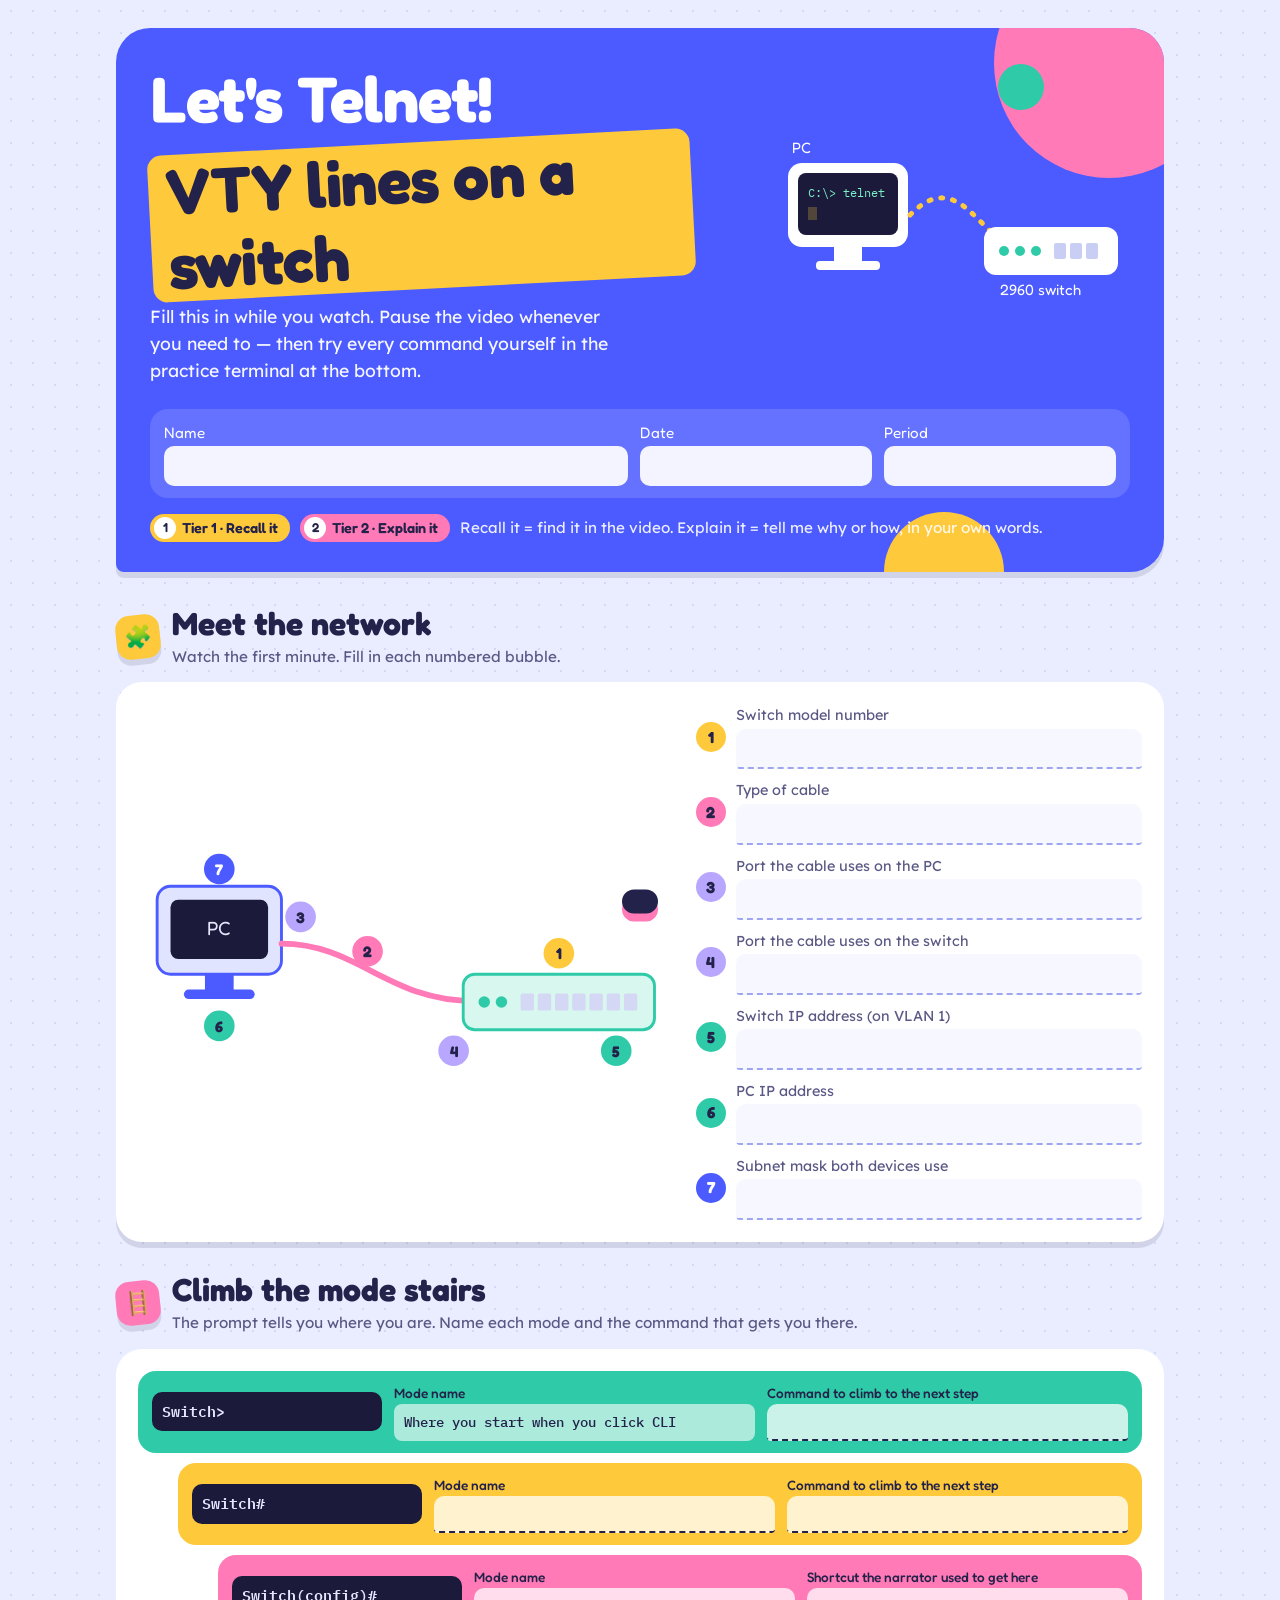
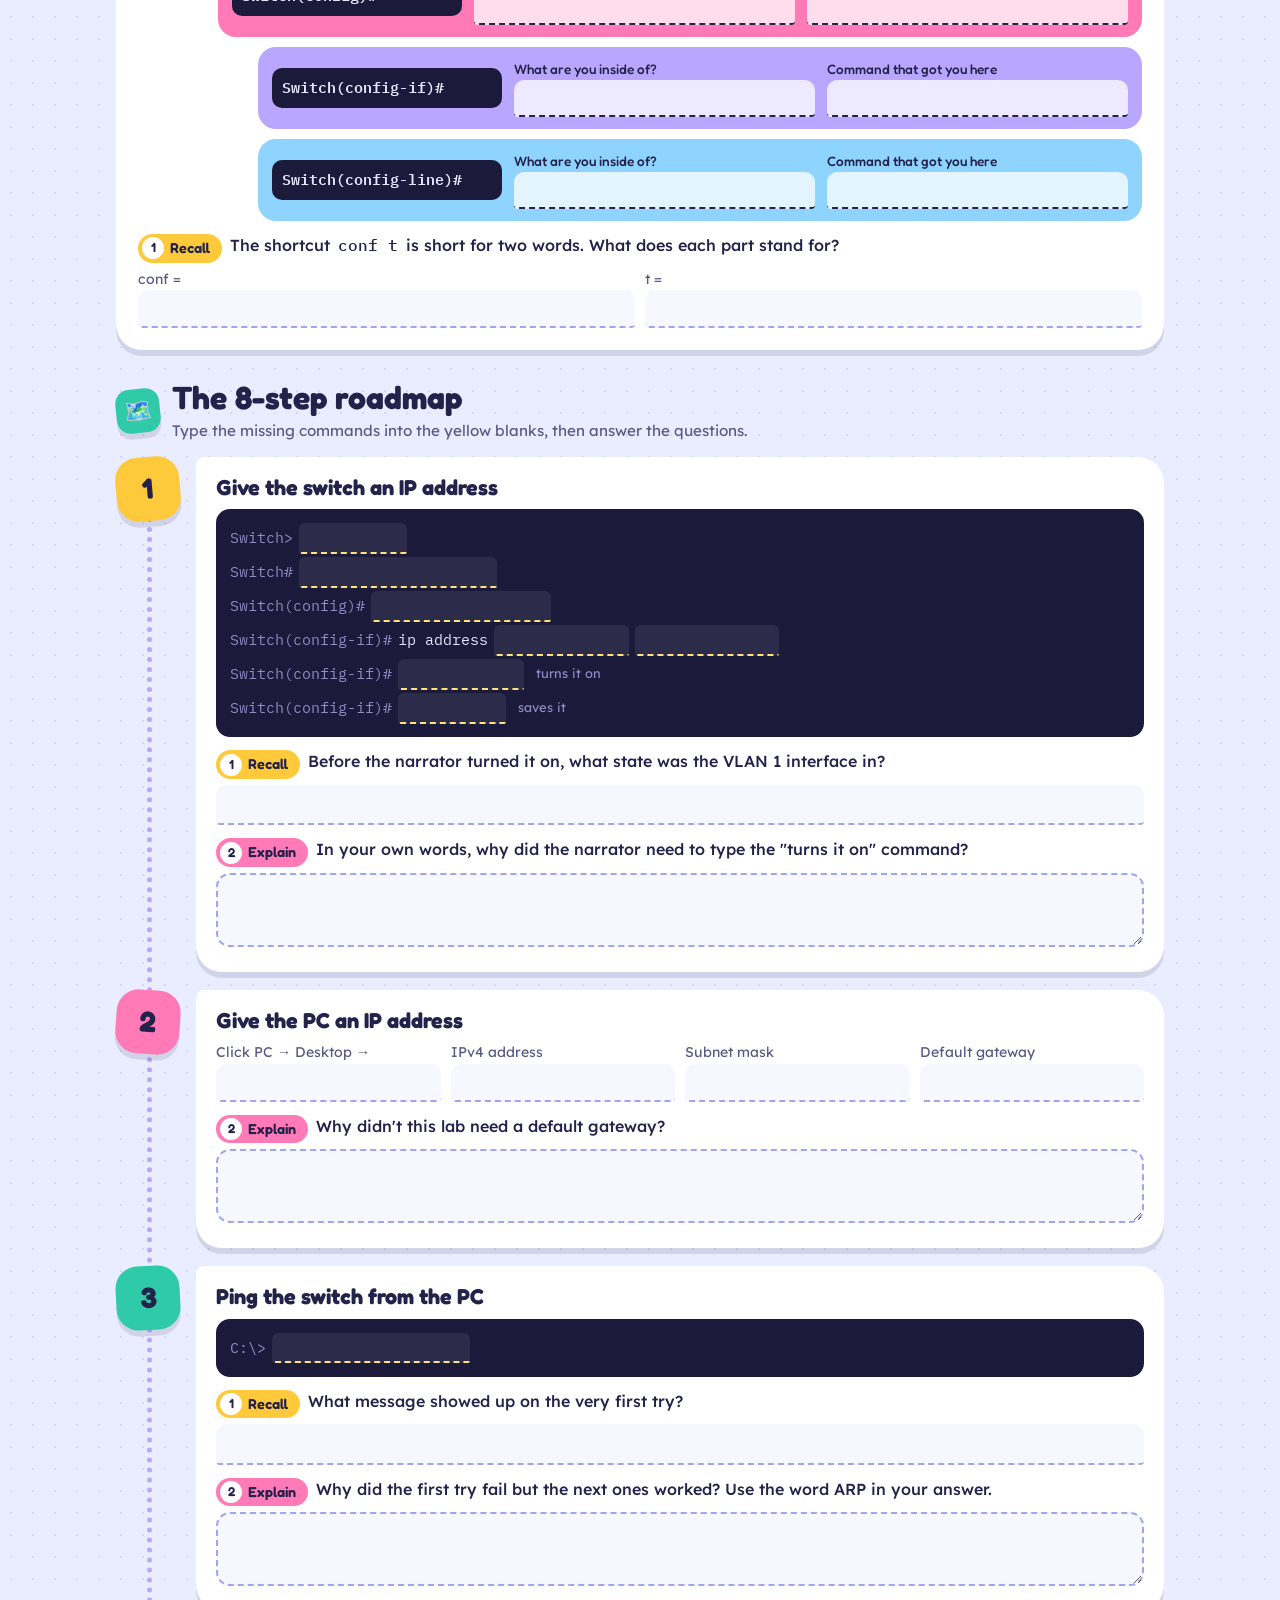
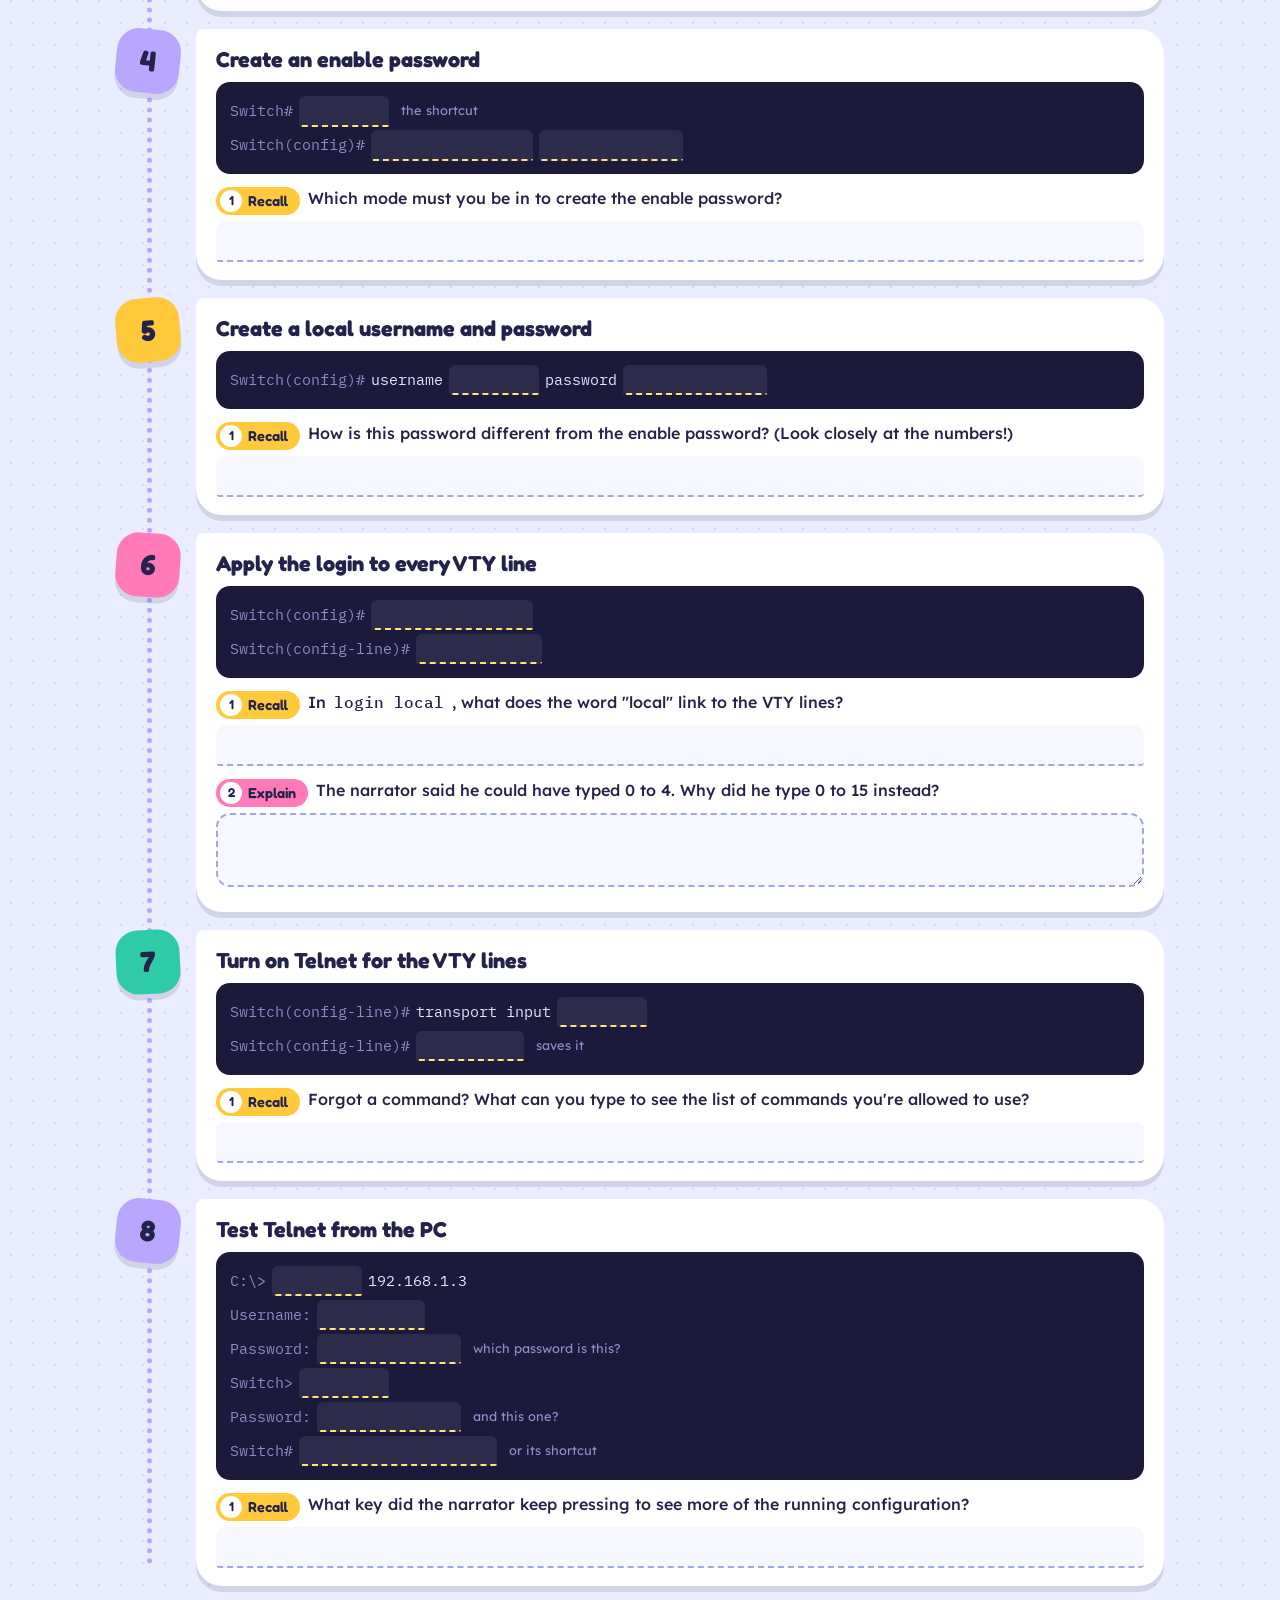
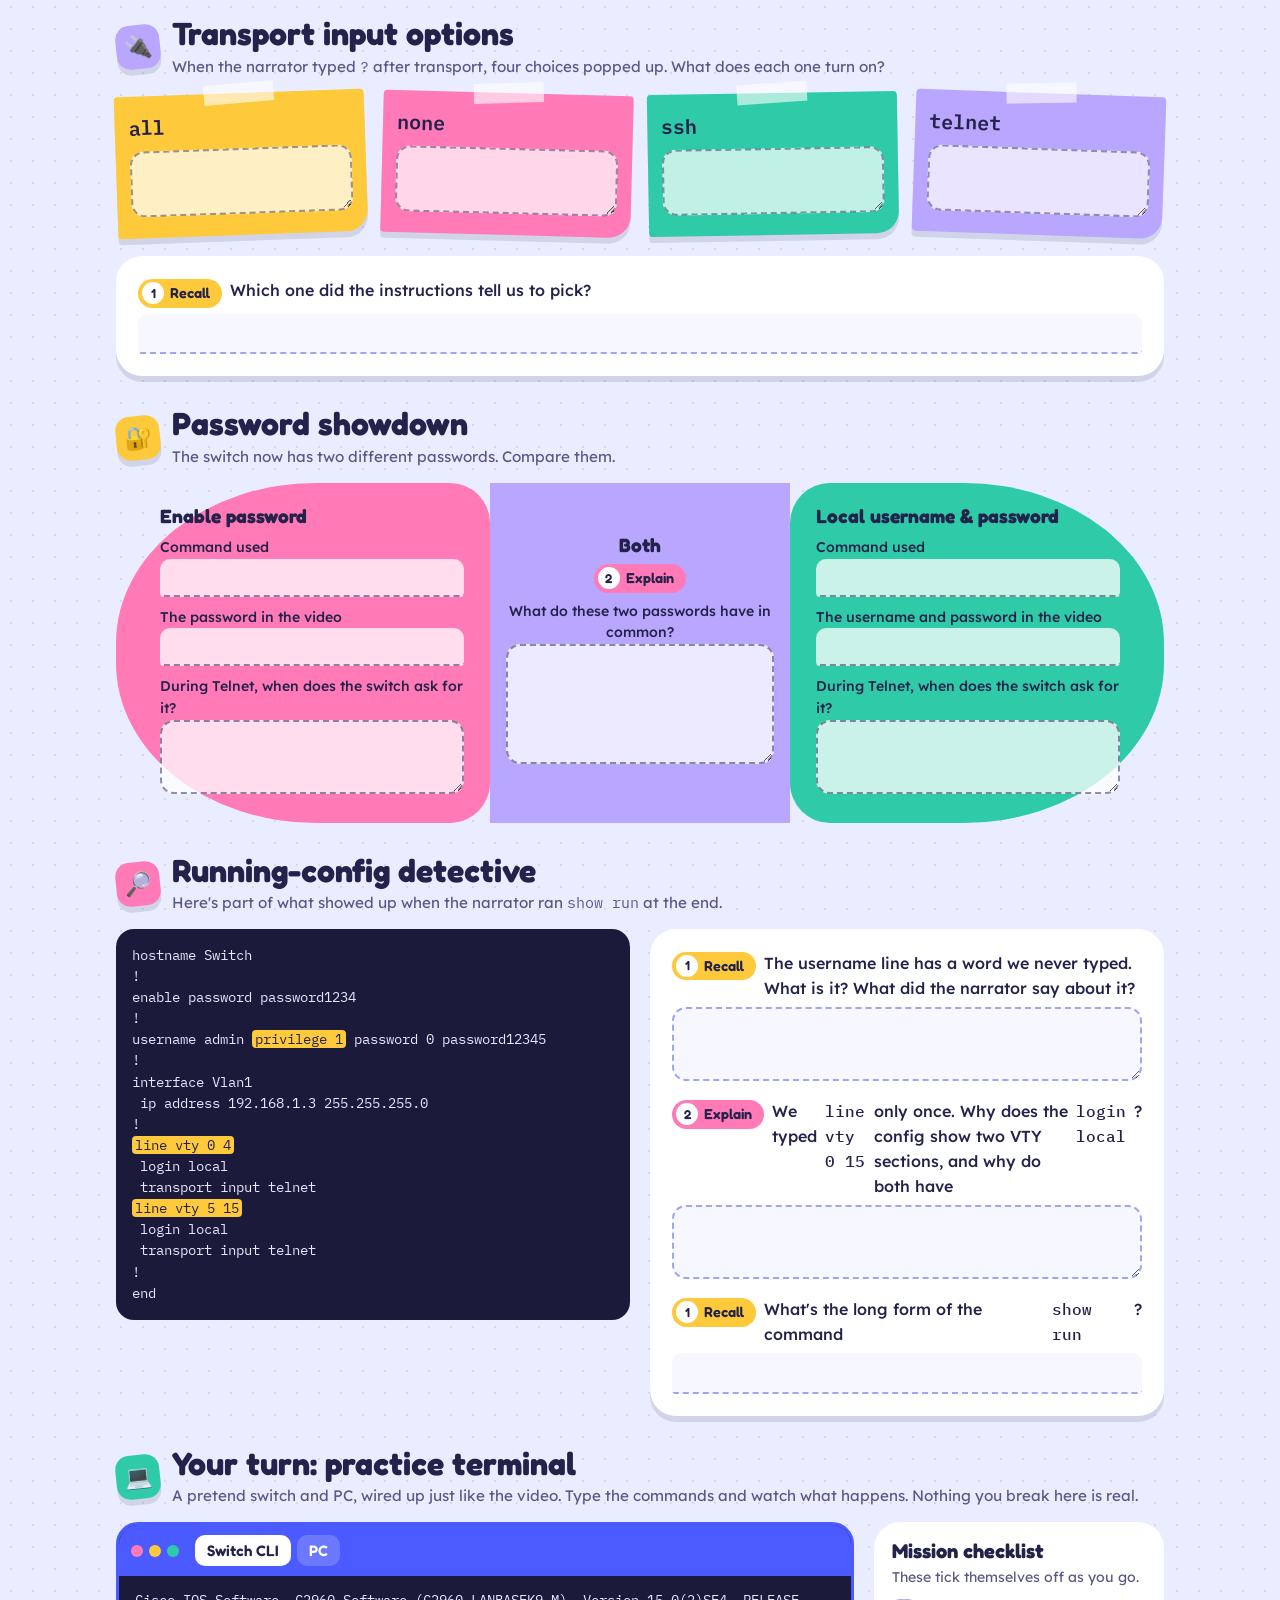
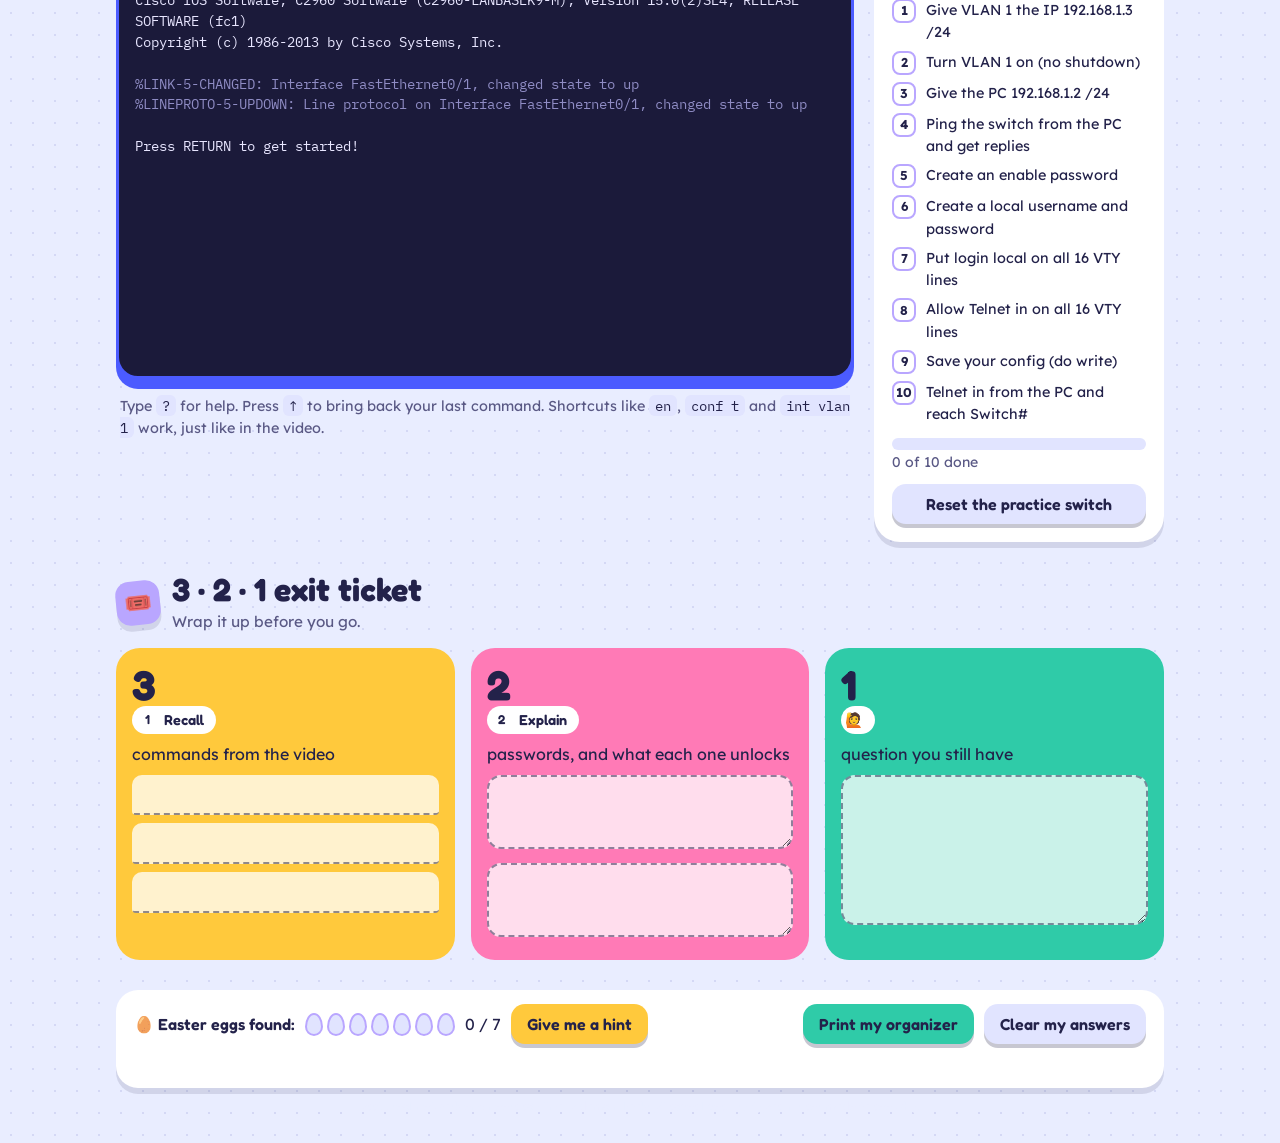
<file: index.html>
<!DOCTYPE html>
<html lang="en">
<head>
<meta charset="utf-8">
<meta name="viewport" content="width=device-width, initial-scale=1, viewport-fit=cover">
<title>Let's Telnet! VTY Lines Video Organizer</title>
<link rel="preconnect" href="https://fonts.googleapis.com">
<link rel="preconnect" href="https://fonts.gstatic.com" crossorigin>
<link href="https://fonts.googleapis.com/css2?family=Fredoka:wght@400;500;600;700&family=Lexend:wght@300;400;500;600&family=IBM+Plex+Mono:wght@400;600&display=swap" rel="stylesheet">
<style>
:root{
  --bg:#E9EDFF; --paper:#FFFFFF; --ink:#23224A; --ink-soft:#5A5985; --line:#D4D8F5;
  --pink:#FF7AB6; --sun:#FFC93C; --mint:#2FCBA8; --cobalt:#4B5BFF; --lilac:#B9A6FF;
  --pink-tint:#FFE3F0; --sun-tint:#FFF3CF; --mint-tint:#D8F7EF; --cobalt-tint:#E1E4FF; --lilac-tint:#EEE8FF;
  --field:#F6F7FF; --field-line:#9EA6F0;
  --term-bg:#1B1A3A; --term-fg:#E8E6FF; --term-dim:#8F8CC4; --term-ok:#7CF2C9; --term-warn:#FFD36E;
  --shadow:0 6px 0 rgba(35,34,74,.12);
  box-sizing:border-box;
  padding-top:env(safe-area-inset-top,0px); padding-bottom:env(safe-area-inset-bottom,0px);
}
@media (prefers-color-scheme:dark){
  :root:not([data-theme="light"]){
    --bg:#14132B; --paper:#1F1E3D; --ink:#F1F0FF; --ink-soft:#B3B1DA; --line:#34335C;
    --pink-tint:#43233A; --sun-tint:#3F3720; --mint-tint:#1B3A35; --cobalt-tint:#262A5C; --lilac-tint:#2E2858;
    --field:#2A2950; --field-line:#6C73D6; --term-bg:#0F0E24; --shadow:0 6px 0 rgba(0,0,0,.35);
  }
}
:root[data-theme="dark"]{
  --bg:#14132B; --paper:#1F1E3D; --ink:#F1F0FF; --ink-soft:#B3B1DA; --line:#34335C;
  --pink-tint:#43233A; --sun-tint:#3F3720; --mint-tint:#1B3A35; --cobalt-tint:#262A5C; --lilac-tint:#2E2858;
  --field:#2A2950; --field-line:#6C73D6; --term-bg:#0F0E24; --shadow:0 6px 0 rgba(0,0,0,.35);
}
html{scroll-padding-top:env(safe-area-inset-top,0px)}
*,*::before,*::after{box-sizing:inherit}
body{margin:0;background:var(--bg);color:var(--ink);font-family:Lexend,"Segoe UI",Roboto,Helvetica,Arial,sans-serif;font-size:16px;line-height:1.55;
  background-image:radial-gradient(var(--line) 1.4px,transparent 1.4px);background-size:22px 22px}
h1,h2,h3{font-family:Fredoka,"Arial Rounded MT Bold","Trebuchet MS",sans-serif;line-height:1.15;margin:0}
code,.mono{font-family:"IBM Plex Mono",Menlo,Consolas,monospace}
.sheet{max-width:1080px;margin:28px auto;padding:0 16px}
section{margin:0 0 30px}
:focus-visible{outline:3px solid var(--cobalt);outline-offset:2px;border-radius:6px}

/* ---------- hero ---------- */
.hero{position:relative;background:var(--cobalt);color:#fff;border-radius:34px 34px 34px 8px;padding:34px 34px 30px;overflow:hidden;box-shadow:var(--shadow)}
.hero .blob{position:absolute;border-radius:50%}
.hero .b1{width:230px;height:230px;background:var(--pink);right:-60px;top:-80px}
.hero .b2{width:120px;height:120px;background:var(--sun);right:160px;bottom:-60px}
.hero .b3{width:46px;height:46px;background:var(--mint);right:120px;top:36px}
.hero-grid{position:relative;display:grid;grid-template-columns:1.3fr 1fr;gap:20px;align-items:center}
.hero h1{font-size:clamp(2.3rem,6vw,4rem);font-weight:700;letter-spacing:-.5px}
.hero h1 .wiggle{display:inline-block;transform:rotate(-3deg);background:var(--sun);color:var(--ink);padding:0 .25em;border-radius:14px;margin-top:6px}
.hero p.sub{font-size:1.1rem;margin:14px 0 0;max-width:44ch;opacity:.95}
.hero svg{width:100%;height:auto;max-width:360px;justify-self:end}
.idcard{position:relative;margin-top:24px;display:grid;grid-template-columns:2fr 1fr 1fr;gap:12px;background:rgba(255,255,255,.14);border-radius:18px;padding:12px 14px}
.idcard label{font-family:Fredoka,sans-serif;font-size:.95rem;display:flex;flex-direction:column;gap:2px}
.idcard input{background:rgba(255,255,255,.92);border:0;border-radius:10px;padding:8px 10px;font:inherit;font-family:Lexend,sans-serif;color:#23224A}
.legend{position:relative;display:flex;flex-wrap:wrap;gap:10px;margin-top:16px;align-items:center;font-size:.95rem}
.tier{display:inline-flex;align-items:center;gap:6px;border-radius:999px;padding:3px 12px 3px 4px;font-family:Fredoka,sans-serif;font-weight:600;font-size:.9rem;color:#23224A;white-space:nowrap}
.tier i{font-style:normal;background:#fff;border-radius:999px;width:22px;height:22px;display:grid;place-items:center;font-size:.8rem}
.t1{background:var(--sun)} .t2{background:var(--pink)}

/* ---------- section titles ---------- */
.stitle{display:flex;align-items:center;gap:12px;margin:0 0 14px}
.stitle .dot{width:44px;height:44px;border-radius:14px;display:grid;place-items:center;font-size:1.4rem;transform:rotate(-6deg);box-shadow:var(--shadow);flex:none}
.stitle h2{font-size:clamp(1.5rem,3.4vw,2rem)}
.stitle p{margin:2px 0 0;color:var(--ink-soft);font-size:.95rem}
.panel{background:var(--paper);border-radius:26px;padding:22px;box-shadow:var(--shadow)}

/* ---------- inputs ---------- */
input.fill,textarea.fill{font:inherit;color:var(--ink);background:var(--field);border:0;border-bottom:2.5px dashed var(--field-line);border-radius:10px 10px 4px 4px;padding:7px 10px;width:100%}
textarea.fill{min-height:74px;resize:vertical;border:2.5px dashed var(--field-line);border-radius:14px;line-height:1.5}
input.fill:focus,textarea.fill:focus{border-color:var(--cobalt);border-style:solid;outline:none;background:var(--cobalt-tint)}
.q{margin:12px 0 0}
.q .qtext{display:flex;gap:8px;align-items:flex-start;margin-bottom:6px;font-weight:500}
.q .qtext .tier{margin-top:1px}

/* ---------- setup diagram ---------- */
.setup{display:grid;grid-template-columns:1.2fr 1fr;gap:22px;align-items:center}
.setup svg{width:100%;height:auto}
#swDoodle{cursor:pointer}
#swDoodle .led{transition:fill .2s}
.numlist{display:grid;gap:10px}
.numlist label{display:grid;grid-template-columns:30px 1fr;gap:10px;align-items:center}
.numlist label .n{width:30px;height:30px;border-radius:50%;display:grid;place-items:center;font-family:Fredoka,sans-serif;font-weight:700;color:#23224A}
.numlist label span.t{display:block;font-size:.9rem;color:var(--ink-soft);margin-bottom:2px}

/* ---------- mode stairs ---------- */
.stairs{display:grid;gap:10px}
.stair{display:grid;grid-template-columns:minmax(170px,230px) 1fr 1fr;gap:12px;align-items:end;border-radius:18px;padding:12px 14px;color:#23224A}
.stair:nth-child(1){background:var(--mint);margin-right:0}
.stair:nth-child(2){background:var(--sun);margin-left:4%}
.stair:nth-child(3){background:var(--pink);margin-left:8%}
.stair:nth-child(4){background:var(--lilac);margin-left:12%}
.stair:nth-child(5){background:#8FD3FF;margin-left:12%}
.stair .prompt{font-family:"IBM Plex Mono",monospace;font-weight:600;background:#1B1A3A;color:#E8E6FF;border-radius:10px;padding:8px 10px;align-self:center;font-size:.95rem;white-space:nowrap;overflow-x:auto}
.stair label{font-size:.85rem;font-family:Fredoka,sans-serif;font-weight:500}
.stair input.fill{background:rgba(255,255,255,.75);color:#23224A;border-bottom-color:#23224A}
.stair input.fill:focus{background:#fff}
.given{font-family:"IBM Plex Mono",monospace;font-size:.9rem;background:rgba(255,255,255,.6);border-radius:8px;padding:7px 10px;display:block}

/* ---------- roadmap ---------- */
.road{position:relative;display:grid;gap:18px;padding-left:0}
.road::before{content:"";position:absolute;left:31px;top:20px;bottom:20px;border-left:5px dotted var(--lilac)}
.stop{position:relative;display:grid;grid-template-columns:64px 1fr;gap:16px}
.stop .num{width:64px;height:64px;border-radius:22px;display:grid;place-items:center;font-family:Fredoka,sans-serif;font-weight:700;font-size:1.8rem;color:#23224A;box-shadow:var(--shadow);position:relative;z-index:1}
.stop:nth-child(4n+1) .num{background:var(--sun);transform:rotate(-5deg)}
.stop:nth-child(4n+2) .num{background:var(--pink);transform:rotate(4deg)}
.stop:nth-child(4n+3) .num{background:var(--mint);transform:rotate(-3deg)}
.stop:nth-child(4n+4) .num{background:var(--lilac);transform:rotate(6deg)}
.stop .card{background:var(--paper);border-radius:8px 26px 26px 26px;padding:18px 20px;box-shadow:var(--shadow)}
.stop h3{font-size:1.35rem;margin-bottom:10px}
.cmd{background:var(--term-bg);color:var(--term-fg);border-radius:14px;padding:12px 14px;font-family:"IBM Plex Mono",monospace;font-size:.92rem;overflow-x:auto}
.cmd .row{display:flex;align-items:center;gap:6px;min-height:34px;white-space:nowrap}
.cmd .p{color:var(--term-dim)}
.cmd input.blank{font:inherit;color:#FFE27A;background:rgba(255,255,255,.08);border:0;border-bottom:2px dashed #FFE27A;border-radius:6px 6px 2px 2px;padding:3px 6px;width:var(--w,16ch);min-width:6ch}
.cmd input.blank:focus{outline:none;background:rgba(255,226,122,.16);border-bottom-style:solid}
.cmd .note{color:var(--term-dim);font-family:Lexend,sans-serif;font-size:.8rem;margin-left:6px}
.inline-fields{display:grid;grid-template-columns:repeat(auto-fit,minmax(160px,1fr));gap:10px;margin-top:4px}
.inline-fields label{font-size:.88rem;color:var(--ink-soft)}

/* ---------- transport notes ---------- */
.notes{display:grid;grid-template-columns:repeat(4,1fr);gap:16px}
.sticky{border-radius:4px 4px 22px 4px;padding:16px 14px 14px;color:#23224A;box-shadow:var(--shadow);position:relative}
.sticky:nth-child(1){background:var(--sun);transform:rotate(-2deg)}
.sticky:nth-child(2){background:var(--pink);transform:rotate(1.5deg)}
.sticky:nth-child(3){background:var(--mint);transform:rotate(-1deg)}
.sticky:nth-child(4){background:var(--lilac);transform:rotate(2deg)}
.sticky::before{content:"";position:absolute;top:-10px;left:50%;width:70px;height:20px;margin-left:-35px;background:rgba(255,255,255,.6);transform:rotate(-3deg)}
.sticky .kw{font-family:"IBM Plex Mono",monospace;font-weight:600;font-size:1.25rem}
.sticky textarea.fill{background:rgba(255,255,255,.7);color:#23224A;border-color:rgba(35,34,74,.45);min-height:64px;margin-top:8px}

/* ---------- venn ---------- */
.venn{display:grid;grid-template-columns:1fr .8fr 1fr;gap:0;align-items:stretch}
.venn .side{padding:22px 26px;color:#23224A;display:grid;gap:10px;align-content:start}
.venn .left{background:var(--pink);border-radius:200px 40px 40px 200px / 160px 40px 40px 160px;padding-left:44px}
.venn .right{background:var(--mint);border-radius:40px 200px 200px 40px / 40px 160px 160px 40px;padding-right:44px}
.venn .mid{background:var(--lilac);padding:22px 16px;color:#23224A;display:grid;gap:8px;align-content:center;text-align:center}
.venn h3{font-size:1.2rem}
.venn label{font-size:.88rem;font-weight:500}
.venn input.fill,.venn textarea.fill{background:rgba(255,255,255,.75);color:#23224A;border-color:rgba(35,34,74,.5)}

/* ---------- detective ---------- */
.detective{display:grid;grid-template-columns:1fr 1fr;gap:20px;align-items:start}
.showrun{background:var(--term-bg);color:var(--term-fg);font-family:"IBM Plex Mono",monospace;font-size:.88rem;border-radius:18px;padding:16px;white-space:pre;overflow-x:auto;line-height:1.5}
.showrun mark{background:var(--sun);color:#23224A;border-radius:4px;padding:0 3px}

/* ---------- terminal lab ---------- */
.lab{display:grid;grid-template-columns:1fr 290px;gap:20px;align-items:start}
.window{background:var(--term-bg);border-radius:22px;overflow:hidden;box-shadow:0 10px 0 var(--cobalt);border:3px solid var(--cobalt)}
.titlebar{display:flex;align-items:center;gap:8px;padding:10px 12px;background:var(--cobalt)}
.titlebar .lights{display:flex;gap:6px}
.titlebar .lights span{width:12px;height:12px;border-radius:50%;background:var(--pink)}
.titlebar .lights span:nth-child(2){background:var(--sun)} .titlebar .lights span:nth-child(3){background:var(--mint)}
.tabs{display:flex;gap:6px;margin-left:8px;flex-wrap:wrap}
.tabs button{font-family:Fredoka,sans-serif;font-weight:600;font-size:.95rem;border:0;border-radius:10px;padding:6px 12px;cursor:pointer;background:rgba(255,255,255,.18);color:#fff}
.tabs button[aria-selected="true"]{background:#fff;color:#23224A}
.pane{display:none}
.pane.on{display:block}
.ipcfg{display:flex;flex-wrap:wrap;gap:10px;align-items:end;padding:12px 14px;background:#26244F;color:#E8E6FF;border-bottom:1px solid #3A3870;font-size:.85rem}
.ipcfg label{display:flex;flex-direction:column;gap:3px;font-family:Fredoka,sans-serif}
.ipcfg input{font-family:"IBM Plex Mono",monospace;font-size:.9rem;background:#1B1A3A;border:2px solid #4A48A0;color:#E8E6FF;border-radius:8px;padding:5px 8px;width:150px}
.ipcfg input:focus{outline:none;border-color:var(--sun)}
.ipcfg .status{font-family:Lexend,sans-serif;font-size:.8rem;color:var(--term-dim);flex-basis:100%}
.term{height:400px;overflow-y:auto;padding:14px 16px;font-family:"IBM Plex Mono",Menlo,Consolas,monospace;font-size:.9rem;color:var(--term-fg);line-height:1.45;cursor:text}
.term .tl{white-space:pre-wrap;word-break:break-word;min-height:1.45em}
.term .tl.dim{color:var(--term-dim)} .term .tl.ok{color:var(--term-ok)} .term .tl.warn{color:var(--term-warn)}
.term .more{display:inline-block;background:var(--term-fg);color:var(--term-bg);padding:0 6px;cursor:pointer}
.term .inrow{display:flex;align-items:baseline}
.term .inrow .pr{white-space:pre}
.term .inrow input{flex:1;min-width:30px;background:transparent;border:0;color:var(--term-fg);font:inherit;padding:0;caret-color:var(--term-ok)}
.term .inrow input:focus{outline:none}
.term .inrow.hide{display:none}
.tips{color:var(--ink-soft);font-size:.9rem;margin:16px 4px 0}
.tips code{background:var(--cobalt-tint);border-radius:6px;padding:1px 6px;color:var(--ink)}
.missions{background:var(--paper);border-radius:26px;padding:18px;box-shadow:var(--shadow)}
.missions h3{font-size:1.25rem;margin-bottom:4px}
.missions p{margin:0 0 10px;font-size:.88rem;color:var(--ink-soft)}
.missions ol{list-style:none;margin:0;padding:0;display:grid;gap:7px}
.missions li{display:grid;grid-template-columns:26px 1fr;gap:8px;align-items:start;font-size:.9rem}
.missions li .box{width:24px;height:24px;border-radius:8px;border:2.5px solid var(--lilac);display:grid;place-items:center;font-size:.8rem;font-weight:700;color:#23224A;transition:background .2s}
.missions li.done .box{background:var(--mint);border-color:var(--mint)}
.missions li.done span.txt{text-decoration:line-through;text-decoration-color:var(--mint);text-decoration-thickness:2px;color:var(--ink-soft)}
.bar{height:12px;border-radius:999px;background:var(--cobalt-tint);overflow:hidden;margin:12px 0 2px}
.bar i{display:block;height:100%;width:0;background:linear-gradient(90deg,var(--mint),var(--cobalt));transition:width .4s}
.btn{font-family:Fredoka,sans-serif;font-weight:600;font-size:1rem;border:0;border-radius:14px;padding:10px 16px;cursor:pointer;box-shadow:0 4px 0 rgba(35,34,74,.25);color:#23224A}
.btn:active{transform:translateY(2px);box-shadow:0 2px 0 rgba(35,34,74,.25)}
.btn.sun{background:var(--sun)} .btn.pink{background:var(--pink)} .btn.mint{background:var(--mint)} .btn.ghost{background:var(--cobalt-tint);color:var(--ink)}

/* ---------- 321 ---------- */
.ticket{display:grid;grid-template-columns:repeat(3,1fr);gap:16px}
.ticket .col{border-radius:24px;padding:16px;color:#23224A}
.ticket .col:nth-child(1){background:var(--sun)} .ticket .col:nth-child(2){background:var(--pink)} .ticket .col:nth-child(3){background:var(--mint)}
.ticket .big{font-family:Fredoka,sans-serif;font-weight:700;font-size:2.6rem;line-height:1}
.ticket input.fill,.ticket textarea.fill{background:rgba(255,255,255,.75);color:#23224A;border-color:rgba(35,34,74,.5);margin-top:8px}

/* ---------- footer / eggs ---------- */
.foot{display:flex;flex-wrap:wrap;gap:12px;align-items:center;justify-content:space-between;background:var(--paper);border-radius:22px;padding:14px 18px;box-shadow:var(--shadow)}
.eggs{display:flex;gap:10px;align-items:center;flex-wrap:wrap}
.eggs .shells{display:flex;gap:4px}
.eggs .shells span{width:18px;height:23px;border-radius:50% 50% 50% 50% / 60% 60% 40% 40%;background:var(--cobalt-tint);border:2px solid var(--lilac)}
.eggs .shells span.got{background:var(--sun);border-color:var(--pink)}
.hint{font-size:.9rem;color:var(--ink-soft);flex-basis:100%;margin:0;min-height:1.2em}
.toast{position:fixed;left:50%;bottom:calc(20px + env(safe-area-inset-bottom,0px));transform:translateX(-50%) translateY(140%);background:var(--ink);color:var(--paper);font-family:Fredoka,sans-serif;font-size:1.05rem;padding:12px 18px;border-radius:16px;z-index:50;transition:transform .35s;max-width:min(92vw,520px);text-align:center;box-shadow:0 8px 0 var(--pink)}
.toast.show{transform:translateX(-50%) translateY(0)}
.confetti{position:fixed;top:-20px;width:10px;height:14px;z-index:60;pointer-events:none;border-radius:3px;animation:fall linear forwards}
@keyframes fall{to{transform:translateY(110vh) rotate(720deg)}}
.rainbow .led{animation:rb .6s steps(4) infinite}
@keyframes rb{0%{fill:#FF7AB6}25%{fill:#FFC93C}50%{fill:#2FCBA8}75%{fill:#4B5BFF}}
.secret{color:var(--bg);font-size:.7rem;text-align:center;margin-top:10px;user-select:all}
.print-only{display:none}

@media (max-width:860px){
  .hero-grid,.setup,.detective,.lab{grid-template-columns:1fr}
  .hero svg{justify-self:center;max-width:280px}
  .notes{grid-template-columns:1fr 1fr}
  .venn{grid-template-columns:1fr}
  .venn .left,.venn .right{border-radius:28px;padding:20px}
  .venn .mid{border-radius:0}
  .ticket{grid-template-columns:1fr}
  .stair{grid-template-columns:1fr;margin-left:0!important}
}
@media (max-width:560px){
  .idcard{grid-template-columns:1fr 1fr}
  .idcard label:first-child{grid-column:1/-1}
  .stop{grid-template-columns:1fr}
  .road::before{display:none}
  .stop .num{width:52px;height:52px;font-size:1.5rem}
  .notes{grid-template-columns:1fr}
  .hero{padding:26px 20px}
  .term{height:340px;font-size:.82rem}
}
@media (prefers-reduced-motion:reduce){
  *{animation:none!important;transition:none!important}
}
@media print{
  body{background:#fff}
  .no-print,.lab .window,.tips,.foot,.toast{display:none!important}
  .lab{grid-template-columns:1fr}
  .print-only{display:block}
  .panel,.stop .card,.missions,.window{box-shadow:none;border:1.5px solid #ccc}
  section{break-inside:avoid-page}
  .stop{break-inside:avoid}
}
</style>
</head>
<body>
<main class="sheet">

<!-- ================= HERO ================= -->
<header class="hero">
  <span class="blob b1"></span><span class="blob b2"></span><span class="blob b3"></span>
  <div class="hero-grid">
    <div>
      <h1>Let's Telnet!<br><span class="wiggle">VTY lines on a switch</span></h1>
      <p class="sub">Fill this in while you watch. Pause the video whenever you need to — then try every command yourself in the practice terminal at the bottom.</p>
    </div>
    <svg viewBox="0 0 360 200" role="img" aria-label="Doodle of a PC remotely controlling a switch">
      <rect x="18" y="40" width="120" height="84" rx="14" fill="#fff"/>
      <rect x="28" y="50" width="100" height="62" rx="8" fill="#1B1A3A"/>
      <text x="38" y="74" font-family="IBM Plex Mono,monospace" font-size="12" fill="#7CF2C9">C:\&gt; telnet</text>
      <rect x="38" y="84" width="9" height="13" fill="#FFC93C"><animate attributeName="opacity" values="1;0;1" dur="1.1s" repeatCount="indefinite"/></rect>
      <rect x="64" y="124" width="28" height="16" fill="#fff"/><rect x="46" y="138" width="64" height="9" rx="4" fill="#fff"/>
      <path d="M140 92 C 200 30, 220 160, 268 110" stroke="#FFC93C" stroke-width="5" fill="none" stroke-dasharray="2 10" stroke-linecap="round"/>
      <rect x="214" y="104" width="134" height="48" rx="12" fill="#fff"/>
      <g fill="#2FCBA8"><circle cx="234" cy="128" r="5"/><circle cx="250" cy="128" r="5"/><circle cx="266" cy="128" r="5"/></g>
      <g fill="#C9CEF5"><rect x="284" y="120" width="12" height="16" rx="2"/><rect x="300" y="120" width="12" height="16" rx="2"/><rect x="316" y="120" width="12" height="16" rx="2"/></g>
      <text x="230" y="172" font-family="Fredoka,sans-serif" font-size="15" fill="#fff">2960 switch</text>
      <text x="22" y="30" font-family="Fredoka,sans-serif" font-size="15" fill="#fff">PC</text>
    </svg>
  </div>
  <div class="idcard">
    <label>Name <input data-k="name" id="nameField" autocomplete="off"></label>
    <label>Date <input data-k="date" autocomplete="off"></label>
    <label>Period <input data-k="period" autocomplete="off"></label>
  </div>
  <div class="legend">
    <span class="tier t1"><i>1</i>Tier 1 · Recall it</span>
    <span class="tier t2"><i>2</i>Tier 2 · Explain it</span>
    <span style="opacity:.9">Recall it = find it in the video. Explain it = tell me why or how, in your own words.</span>
  </div>
</header>

<!-- ================= SETUP ================= -->
<section style="margin-top:34px">
  <div class="stitle"><div class="dot" style="background:var(--sun)">🧩</div><div><h2>Meet the network</h2><p>Watch the first minute. Fill in each numbered bubble.</p></div></div>
  <div class="panel setup">
    <svg viewBox="0 0 560 240" role="img" aria-label="Diagram: PC connected by a cable to a switch, with numbered labels">
      <!-- PC -->
      <rect x="20" y="40" width="130" height="92" rx="14" fill="var(--cobalt-tint)" stroke="var(--cobalt)" stroke-width="3"/>
      <rect x="34" y="54" width="102" height="62" rx="8" fill="#1B1A3A"/>
      <rect x="70" y="132" width="30" height="18" fill="var(--cobalt)"/><rect x="48" y="148" width="74" height="10" rx="5" fill="var(--cobalt)"/>
      <text x="85" y="91" text-anchor="middle" font-family="Fredoka,sans-serif" font-size="20" fill="#E8E6FF">PC</text>
      <!-- cable -->
      <path d="M150 100 C 230 100, 260 160, 352 160" stroke="var(--pink)" stroke-width="6" fill="none" stroke-linecap="round"/>
      <!-- switch -->
      <g id="swDoodle" tabindex="0" role="button" aria-label="Switch">
        <rect x="340" y="132" width="200" height="58" rx="12" fill="var(--mint-tint)" stroke="var(--mint)" stroke-width="3"/>
        <g class="leds">
          <circle class="led" cx="362" cy="161" r="6" fill="var(--mint)"/>
          <circle class="led" cx="380" cy="161" r="6" fill="var(--mint)"/>
        </g>
        <g fill="var(--line)"><rect x="400" y="152" width="14" height="18" rx="2"/><rect x="418" y="152" width="14" height="18" rx="2"/><rect x="436" y="152" width="14" height="18" rx="2"/><rect x="454" y="152" width="14" height="18" rx="2"/><rect x="472" y="152" width="14" height="18" rx="2"/><rect x="490" y="152" width="14" height="18" rx="2"/><rect x="508" y="152" width="14" height="18" rx="2"/></g>
      </g>
      <!-- bubbles -->
      <g font-family="Fredoka,sans-serif" font-weight="700" font-size="16" text-anchor="middle" fill="#23224A">
        <circle cx="440" cy="110" r="16" fill="var(--sun)"/><text x="440" y="116">1</text>
        <circle cx="240" cy="108" r="16" fill="var(--pink)"/><text x="240" y="114">2</text>
        <circle cx="170" cy="72" r="16" fill="var(--lilac)"/><text x="170" y="78">3</text>
        <circle cx="330" cy="212" r="16" fill="var(--lilac)"/><text x="330" y="218">4</text>
        <circle cx="500" cy="212" r="16" fill="var(--mint)"/><text x="500" y="218">5</text>
        <circle cx="85" cy="186" r="16" fill="var(--mint)"/><text x="85" y="192">6</text>
        <circle cx="85" cy="22" r="16" fill="var(--cobalt)"/><text x="85" y="28" fill="#fff">7</text>
      </g>
    </svg>
    <div class="numlist">
      <label><span class="n" style="background:var(--sun)">1</span><span><span class="t">Switch model number</span><input class="fill" data-k="su1"></span></label>
      <label><span class="n" style="background:var(--pink)">2</span><span><span class="t">Type of cable</span><input class="fill" data-k="su2"></span></label>
      <label><span class="n" style="background:var(--lilac)">3</span><span><span class="t">Port the cable uses on the PC</span><input class="fill" data-k="su3"></span></label>
      <label><span class="n" style="background:var(--lilac)">4</span><span><span class="t">Port the cable uses on the switch</span><input class="fill" data-k="su4"></span></label>
      <label><span class="n" style="background:var(--mint)">5</span><span><span class="t">Switch IP address (on VLAN 1)</span><input class="fill" data-k="su5"></span></label>
      <label><span class="n" style="background:var(--mint)">6</span><span><span class="t">PC IP address</span><input class="fill" data-k="su6"></span></label>
      <label><span class="n" style="background:var(--cobalt);color:#fff">7</span><span><span class="t">Subnet mask both devices use</span><input class="fill" data-k="su7"></span></label>
    </div>
  </div>
</section>

<!-- ================= MODE STAIRS ================= -->
<section>
  <div class="stitle"><div class="dot" style="background:var(--pink)">🪜</div><div><h2>Climb the mode stairs</h2><p>The prompt tells you where you are. Name each mode and the command that gets you there.</p></div></div>
  <div class="panel">
    <div class="stairs">
      <div class="stair"><div class="prompt">Switch&gt;</div>
        <label>Mode name<span class="given">Where you start when you click CLI</span></label>
        <label>Command to climb to the next step <input class="fill" data-k="ms1"></label></div>
      <div class="stair"><div class="prompt">Switch#</div>
        <label>Mode name <input class="fill" data-k="ms2a"></label>
        <label>Command to climb to the next step <input class="fill" data-k="ms2b"></label></div>
      <div class="stair"><div class="prompt">Switch(config)#</div>
        <label>Mode name <input class="fill" data-k="ms3a"></label>
        <label>Shortcut the narrator used to get here <input class="fill" data-k="ms3b"></label></div>
      <div class="stair"><div class="prompt">Switch(config-if)#</div>
        <label>What are you inside of? <input class="fill" data-k="ms4a"></label>
        <label>Command that got you here <input class="fill" data-k="ms4b"></label></div>
      <div class="stair"><div class="prompt">Switch(config-line)#</div>
        <label>What are you inside of? <input class="fill" data-k="ms5a"></label>
        <label>Command that got you here <input class="fill" data-k="ms5b"></label></div>
    </div>
    <div class="q"><div class="qtext"><span class="tier t1"><i>1</i>Recall</span>The shortcut <code>conf t</code> is short for two words. What does each part stand for?</div>
      <div class="inline-fields"><label>conf = <input class="fill" data-k="msq1a"></label><label>t = <input class="fill" data-k="msq1b"></label></div></div>
  </div>
</section>

<!-- ================= ROADMAP ================= -->
<section>
  <div class="stitle"><div class="dot" style="background:var(--mint)">🗺️</div><div><h2>The 8-step roadmap</h2><p>Type the missing commands into the yellow blanks, then answer the questions.</p></div></div>
  <div class="road">

    <div class="stop"><div class="num">1</div><div class="card">
      <h3>Give the switch an IP address</h3>
      <div class="cmd">
        <div class="row"><span class="p">Switch&gt;</span><input class="blank" data-k="r1a" style="--w:12ch"></div>
        <div class="row"><span class="p">Switch#</span><input class="blank" data-k="r1b" style="--w:22ch"></div>
        <div class="row"><span class="p">Switch(config)#</span><input class="blank" data-k="r1c" style="--w:20ch"></div>
        <div class="row"><span class="p">Switch(config-if)#</span>ip address<input class="blank" data-k="r1d" style="--w:15ch"><input class="blank" data-k="r1e" style="--w:16ch"></div>
        <div class="row"><span class="p">Switch(config-if)#</span><input class="blank" data-k="r1f" style="--w:14ch"><span class="note">turns it on</span></div>
        <div class="row"><span class="p">Switch(config-if)#</span><input class="blank" data-k="r1g" style="--w:12ch"><span class="note">saves it</span></div>
      </div>
      <div class="q"><div class="qtext"><span class="tier t1"><i>1</i>Recall</span>Before the narrator turned it on, what state was the VLAN 1 interface in?</div><input class="fill" data-k="r1q1"></div>
      <div class="q"><div class="qtext"><span class="tier t2"><i>2</i>Explain</span>In your own words, why did the narrator need to type the "turns it on" command?</div><textarea class="fill" data-k="r1q2"></textarea></div>
    </div></div>

    <div class="stop"><div class="num">2</div><div class="card">
      <h3>Give the PC an IP address</h3>
      <div class="inline-fields">
        <label>Click PC → Desktop → <input class="fill" data-k="r2a"></label>
        <label>IPv4 address <input class="fill" data-k="r2b"></label>
        <label>Subnet mask <input class="fill" data-k="r2c"></label>
        <label>Default gateway <input class="fill" data-k="r2d"></label>
      </div>
      <div class="q"><div class="qtext"><span class="tier t2"><i>2</i>Explain</span>Why didn't this lab need a default gateway?</div><textarea class="fill" data-k="r2q1"></textarea></div>
    </div></div>

    <div class="stop"><div class="num">3</div><div class="card">
      <h3>Ping the switch from the PC</h3>
      <div class="cmd"><div class="row"><span class="p">C:\&gt;</span><input class="blank" data-k="r3a" style="--w:22ch"></div></div>
      <div class="q"><div class="qtext"><span class="tier t1"><i>1</i>Recall</span>What message showed up on the very first try?</div><input class="fill" data-k="r3q1"></div>
      <div class="q"><div class="qtext"><span class="tier t2"><i>2</i>Explain</span>Why did the first try fail but the next ones worked? Use the word ARP in your answer.</div><textarea class="fill" data-k="r3q2"></textarea></div>
    </div></div>

    <div class="stop"><div class="num">4</div><div class="card">
      <h3>Create an enable password</h3>
      <div class="cmd">
        <div class="row"><span class="p">Switch#</span><input class="blank" data-k="r4a" style="--w:10ch"><span class="note">the shortcut</span></div>
        <div class="row"><span class="p">Switch(config)#</span><input class="blank" data-k="r4b" style="--w:18ch"><input class="blank" data-k="r4c" style="--w:16ch"></div>
      </div>
      <div class="q"><div class="qtext"><span class="tier t1"><i>1</i>Recall</span>Which mode must you be in to create the enable password?</div><input class="fill" data-k="r4q1"></div>
    </div></div>

    <div class="stop"><div class="num">5</div><div class="card">
      <h3>Create a local username and password</h3>
      <div class="cmd"><div class="row"><span class="p">Switch(config)#</span>username<input class="blank" data-k="r5a" style="--w:10ch">password<input class="blank" data-k="r5b" style="--w:16ch"></div></div>
      <div class="q"><div class="qtext"><span class="tier t1"><i>1</i>Recall</span>How is this password different from the enable password? (Look closely at the numbers!)</div><input class="fill" data-k="r5q1"></div>
    </div></div>

    <div class="stop"><div class="num">6</div><div class="card">
      <h3>Apply the login to every VTY line</h3>
      <div class="cmd">
        <div class="row"><span class="p">Switch(config)#</span><input class="blank" data-k="r6a" style="--w:18ch"></div>
        <div class="row"><span class="p">Switch(config-line)#</span><input class="blank" data-k="r6b" style="--w:14ch"></div>
      </div>
      <div class="q"><div class="qtext"><span class="tier t1"><i>1</i>Recall</span>In <code>login local</code>, what does the word "local" link to the VTY lines?</div><input class="fill" data-k="r6q1"></div>
      <div class="q"><div class="qtext"><span class="tier t2"><i>2</i>Explain</span>The narrator said he could have typed 0 to 4. Why did he type 0 to 15 instead?</div><textarea class="fill" data-k="r6q2"></textarea></div>
    </div></div>

    <div class="stop"><div class="num">7</div><div class="card">
      <h3>Turn on Telnet for the VTY lines</h3>
      <div class="cmd">
        <div class="row"><span class="p">Switch(config-line)#</span>transport input<input class="blank" data-k="r7a" style="--w:10ch"></div>
        <div class="row"><span class="p">Switch(config-line)#</span><input class="blank" data-k="r7b" style="--w:12ch"><span class="note">saves it</span></div>
      </div>
      <div class="q"><div class="qtext"><span class="tier t1"><i>1</i>Recall</span>Forgot a command? What can you type to see the list of commands you're allowed to use?</div><input class="fill" data-k="r7q1"></div>
    </div></div>

    <div class="stop"><div class="num">8</div><div class="card">
      <h3>Test Telnet from the PC</h3>
      <div class="cmd">
        <div class="row"><span class="p">C:\&gt;</span><input class="blank" data-k="r8a" style="--w:10ch">192.168.1.3</div>
        <div class="row"><span class="p">Username:</span><input class="blank" data-k="r8b" style="--w:12ch"></div>
        <div class="row"><span class="p">Password:</span><input class="blank" data-k="r8c" style="--w:16ch"><span class="note">which password is this?</span></div>
        <div class="row"><span class="p">Switch&gt;</span><input class="blank" data-k="r8d" style="--w:10ch"></div>
        <div class="row"><span class="p">Password:</span><input class="blank" data-k="r8e" style="--w:16ch"><span class="note">and this one?</span></div>
        <div class="row"><span class="p">Switch#</span><input class="blank" data-k="r8f" style="--w:22ch"><span class="note">or its shortcut</span></div>
      </div>
      <div class="q"><div class="qtext"><span class="tier t1"><i>1</i>Recall</span>What key did the narrator keep pressing to see more of the running configuration?</div><input class="fill" data-k="r8q1"></div>
    </div></div>

  </div>
</section>

<!-- ================= TRANSPORT ================= -->
<section>
  <div class="stitle"><div class="dot" style="background:var(--lilac)">🔌</div><div><h2>Transport input options</h2><p>When the narrator typed <code>?</code> after transport, four choices popped up. What does each one turn on?</p></div></div>
  <div class="notes">
    <div class="sticky"><div class="kw">all</div><textarea class="fill" data-k="tp1" aria-label="all"></textarea></div>
    <div class="sticky"><div class="kw">none</div><textarea class="fill" data-k="tp2" aria-label="none"></textarea></div>
    <div class="sticky"><div class="kw">ssh</div><textarea class="fill" data-k="tp3" aria-label="ssh"></textarea></div>
    <div class="sticky"><div class="kw">telnet</div><textarea class="fill" data-k="tp4" aria-label="telnet"></textarea></div>
  </div>
  <div class="panel q" style="margin-top:22px"><div class="qtext"><span class="tier t1"><i>1</i>Recall</span>Which one did the instructions tell us to pick?</div><input class="fill" data-k="tp5"></div>
</section>

<!-- ================= VENN ================= -->
<section>
  <div class="stitle"><div class="dot" style="background:var(--sun)">🔐</div><div><h2>Password showdown</h2><p>The switch now has two different passwords. Compare them.</p></div></div>
  <div class="venn">
    <div class="side left">
      <h3>Enable password</h3>
      <label>Command used <input class="fill" data-k="vn1"></label>
      <label>The password in the video <input class="fill" data-k="vn2"></label>
      <label>During Telnet, when does the switch ask for it? <textarea class="fill" data-k="vn3"></textarea></label>
    </div>
    <div class="mid">
      <h3>Both</h3>
      <span class="tier t2" style="justify-self:center"><i>2</i>Explain</span>
      <label>What do these two passwords have in common? <textarea class="fill" data-k="vn4" style="min-height:120px"></textarea></label>
    </div>
    <div class="side right">
      <h3>Local username &amp; password</h3>
      <label>Command used <input class="fill" data-k="vn5"></label>
      <label>The username and password in the video <input class="fill" data-k="vn6"></label>
      <label>During Telnet, when does the switch ask for it? <textarea class="fill" data-k="vn7"></textarea></label>
    </div>
  </div>
</section>

<!-- ================= DETECTIVE ================= -->
<section>
  <div class="stitle"><div class="dot" style="background:var(--pink)">🔎</div><div><h2>Running-config detective</h2><p>Here's part of what showed up when the narrator ran <code>show run</code> at the end.</p></div></div>
  <div class="detective">
<div class="showrun">hostname Switch
!
enable password password1234
!
username admin <mark>privilege 1</mark> password 0 password12345
!
interface Vlan1
 ip address 192.168.1.3 255.255.255.0
!
<mark>line vty 0 4</mark>
 login local
 transport input telnet
<mark>line vty 5 15</mark>
 login local
 transport input telnet
!
end</div>
    <div class="panel">
      <div class="q" style="margin-top:0"><div class="qtext"><span class="tier t1"><i>1</i>Recall</span>The username line has a word we never typed. What is it? What did the narrator say about it?</div><textarea class="fill" data-k="dt1"></textarea></div>
      <div class="q"><div class="qtext"><span class="tier t2"><i>2</i>Explain</span>We typed <code>line vty 0 15</code> only once. Why does the config show two VTY sections, and why do both have <code>login local</code>?</div><textarea class="fill" data-k="dt2"></textarea></div>
      <div class="q"><div class="qtext"><span class="tier t1"><i>1</i>Recall</span>What's the long form of the command <code>show run</code>?</div><input class="fill" data-k="dt3"></div>
    </div>
  </div>
</section>

<!-- ================= TERMINAL LAB ================= -->
<section>
  <div class="stitle"><div class="dot" style="background:var(--mint)">💻</div><div><h2>Your turn: practice terminal</h2><p>A pretend switch and PC, wired up just like the video. Type the commands and watch what happens. Nothing you break here is real.</p></div></div>
  <div class="lab">
    <div>
      <div class="window">
        <div class="titlebar">
          <div class="lights"><span></span><span></span><span></span></div>
          <div class="tabs" role="tablist">
            <button role="tab" aria-selected="true" data-pane="swPane" id="tabSw">Switch CLI</button>
            <button role="tab" aria-selected="false" data-pane="pcPane" id="tabPc">PC</button>
          </div>
        </div>
        <div class="pane on" id="swPane" role="tabpanel">
          <div class="term" id="swTerm" aria-live="polite">
            <div class="out"></div>
            <div class="inrow"><span class="pr"></span><input aria-label="Switch command line" autocomplete="off" autocapitalize="off" spellcheck="false"></div>
          </div>
        </div>
        <div class="pane" id="pcPane" role="tabpanel">
          <div class="ipcfg">
            <label>IPv4 address <input id="pcIp" placeholder="0.0.0.0" autocomplete="off"></label>
            <label>Subnet mask <input id="pcMask" placeholder="0.0.0.0" autocomplete="off"></label>
            <label>Default gateway <input id="pcGw" placeholder="leave empty" autocomplete="off"></label>
            <div class="status" id="pcStatus">Desktop → IP Configuration. Fill this in, then use the command prompt below.</div>
          </div>
          <div class="term" id="pcTerm" aria-live="polite">
            <div class="out"></div>
            <div class="inrow"><span class="pr"></span><input aria-label="PC command prompt" autocomplete="off" autocapitalize="off" spellcheck="false"></div>
          </div>
        </div>
      </div>
      <p class="tips">Type <code>?</code> for help. Press <code>↑</code> to bring back your last command. Shortcuts like <code>en</code>, <code>conf t</code> and <code>int vlan 1</code> work, just like in the video.</p>
      <p class="print-only">(Practice terminal works on screen only.)</p>
    </div>
    <aside class="missions">
      <h3>Mission checklist</h3>
      <p>These tick themselves off as you go.</p>
      <ol id="missionList"></ol>
      <div class="bar"><i id="missionBar"></i></div>
      <p id="missionCount" style="margin:0">0 of 10 done</p>
      <button class="btn ghost no-print" id="resetLab" style="margin-top:10px;width:100%">Reset the practice switch</button>
    </aside>
  </div>
</section>

<!-- ================= EXIT TICKET ================= -->
<section>
  <div class="stitle"><div class="dot" style="background:var(--lilac)">🎟️</div><div><h2>3 · 2 · 1 exit ticket</h2><p>Wrap it up before you go.</p></div></div>
  <div class="ticket">
    <div class="col"><div class="big">3</div><span class="tier t1" style="background:#fff"><i>1</i>Recall</span><p style="margin:8px 0 0">commands from the video</p>
      <input class="fill" data-k="x3a"><input class="fill" data-k="x3b"><input class="fill" data-k="x3c"></div>
    <div class="col"><div class="big">2</div><span class="tier t2" style="background:#fff"><i>2</i>Explain</span><p style="margin:8px 0 0">passwords, and what each one unlocks</p>
      <textarea class="fill" data-k="x2a"></textarea><textarea class="fill" data-k="x2b"></textarea></div>
    <div class="col"><div class="big">1</div><span class="tier" style="background:#fff">🙋</span><p style="margin:8px 0 0">question you still have</p>
      <textarea class="fill" data-k="x1" style="min-height:150px"></textarea></div>
  </div>
</section>

<footer class="foot">
  <div class="eggs">
    <span style="font-family:Fredoka,sans-serif;font-weight:600">🥚 Easter eggs found:</span>
    <div class="shells" id="shells"></div>
    <span id="eggCount">0 / 7</span>
    <button class="btn sun no-print" id="hintBtn">Give me a hint</button>
  </div>
  <div class="no-print" style="display:flex;gap:10px;flex-wrap:wrap">
    <button class="btn mint" id="printBtn">Print my organizer</button>
    <button class="btn ghost" id="clearBtn">Clear my answers</button>
  </div>
  <p class="hint" id="hintText"></p>
</footer>
<p class="secret">psst… real network engineers say "no ip domain-lookup" saves lives. Try typos in user mode to see why.</p>
</main>
<div class="toast" id="toast" role="status"></div>

<script>
(function(){
"use strict";
const $=s=>document.querySelector(s), $$=s=>[...document.querySelectorAll(s)];
const sleep=ms=>new Promise(r=>setTimeout(r,ms));
const LS={get(k){try{return localStorage.getItem(k)}catch(e){return null}},set(k,v){try{localStorage.setItem(k,v)}catch(e){}},del(k){try{localStorage.removeItem(k)}catch(e){}}};
const PREFIX='vtyOrg:';

/* ---------- toast + confetti ---------- */
let toastT;
function toast(msg,ms=3200){const t=$('#toast');t.textContent=msg;t.classList.add('show');clearTimeout(toastT);toastT=setTimeout(()=>t.classList.remove('show'),ms);}
function confetti(n=60){
  if(window.matchMedia('(prefers-reduced-motion: reduce)').matches) return;
  const cols=['#FF7AB6','#FFC93C','#2FCBA8','#4B5BFF','#B9A6FF'];
  for(let i=0;i<n;i++){const c=document.createElement('div');c.className='confetti';c.style.left=Math.random()*100+'vw';c.style.background=cols[i%cols.length];c.style.animationDuration=(1.6+Math.random()*1.8)+'s';c.style.animationDelay=(Math.random()*.4)+'s';document.body.appendChild(c);setTimeout(()=>c.remove(),4200);}
}

/* ---------- saved answers ---------- */
$$('[data-k]').forEach(el=>{
  const v=LS.get(PREFIX+el.dataset.k); if(v!==null) el.value=v;
  el.addEventListener('input',()=>LS.set(PREFIX+el.dataset.k,el.value));
});
$('#printBtn').onclick=()=>window.print();
$('#clearBtn').onclick=()=>{ if(!confirm('Clear every answer on this organizer?')) return; $$('[data-k]').forEach(el=>{el.value='';LS.del(PREFIX+el.dataset.k);}); toast('Answers cleared. Fresh start!'); };

/* ---------- easter eggs ---------- */
const EGGS={
  konami:{hint:"Some codes work on more than networks. Think classic video game cheat codes, typed anywhere on this page."},
  tickle:{hint:"The switch in the 'Meet the network' diagram is ticklish. Poke it a bunch of times, fast."},
  sudo:{hint:"Try bossing the switch around like it's a Linux computer."},
  cat:{hint:"The switch can 'show' lots of things. What would a cat lover ask it to show?"},
  home:{hint:"Every computer has a 'home' address that always points back to itself. Ping it from the PC."},
  towel:{hint:"There's a famous Telnet server at towel.blinkenlights.nl. Try reaching it from the PC."},
  admin:{hint:"Sign your name on this organizer the same way you log in to the switch."}
};
const eggIds=Object.keys(EGGS);
let found=new Set(JSON.parse(LS.get(PREFIX+'eggs')||'[]'));
function drawEggs(){
  $('#shells').innerHTML=eggIds.map(id=>`<span class="${found.has(id)?'got':''}"></span>`).join('');
  $('#eggCount').textContent=found.size+' / '+eggIds.length;
}
function egg(id,msg){
  if(found.has(id)) return;
  found.add(id); LS.set(PREFIX+'eggs',JSON.stringify([...found])); drawEggs();
  confetti(40); toast('🥚 Easter egg found! '+(msg||''));
  if(found.size===eggIds.length) setTimeout(()=>{confetti(120);toast('🏆 You found ALL the easter eggs. Certified network goblin.',4500);},1800);
}
drawEggs();
let hintI=0;
$('#hintBtn').onclick=()=>{
  const left=eggIds.filter(id=>!found.has(id));
  if(!left.length){$('#hintText').textContent='No hints left. You found them all!';return;}
  $('#hintText').textContent='Hint: '+EGGS[left[hintI%left.length]].hint; hintI++;
};
// konami
const KON=['ArrowUp','ArrowUp','ArrowDown','ArrowDown','ArrowLeft','ArrowRight','ArrowLeft','ArrowRight','b','a'];let kp=0;
document.addEventListener('keydown',e=>{const k=e.key.length===1?e.key.toLowerCase():e.key;kp=(k===KON[kp])?kp+1:(k===KON[0]?1:0);if(kp===KON.length){kp=0;egg('konami','Packet party unlocked! 🎉');confetti(150);}});
// tickle
let clicks=[];const sw=$('#swDoodle');
function tickle(){const now=Date.now();clicks=clicks.filter(t=>now-t<2000);clicks.push(now);if(clicks.length>=5){clicks=[];sw.classList.add('rainbow');setTimeout(()=>sw.classList.remove('rainbow'),3000);egg('tickle',"Hey! I'm a 2960, not a stress ball.");}}
sw.addEventListener('click',tickle);sw.addEventListener('keydown',e=>{if(e.key==='Enter'||e.key===' '){e.preventDefault();tickle();}});
// admin name
$('#nameField').addEventListener('input',e=>{if(e.target.value.trim().toLowerCase()==='admin') egg('admin','Username accepted… wait, wrong login screen. 😄');});

/* =========================================================
   Pretend switch + PC
   ========================================================= */
const blankVty=()=>Array.from({length:16},()=>({login:'line',pw:null,tin:null,tout:null}));
let SW, PC, FLAGS;
function freshState(){
  SW={host:'Switch',vlan1:{ip:null,mask:null,up:false},enablePw:null,enableSecret:null,users:{},vty:blankVty(),dirty:false,saved:null,everSaved:false};
  PC={ip:'',mask:'',gw:''};
  FLAGS={arp:false,pingOk:false,remotePriv:false};
}
freshState();

const ipRe=/^(25[0-5]|2[0-4]\d|1\d\d|[1-9]?\d)(\.(25[0-5]|2[0-4]\d|1\d\d|[1-9]?\d)){3}$/;
const ip2n=ip=>ip.split('.').reduce((a,b)=>(a*256)+(+b),0);
function maskOk(m){if(!ipRe.test(m))return false;const n=ip2n(m);if(n===0)return false;const inv=(~n)>>>0;return ((inv+1)&inv)===0;}
function sameNet(a,b,m){const M=ip2n(m);return ((ip2n(a)&M)>>>0)===((ip2n(b)&M)>>>0);}
function reachable(){
  const v=SW.vlan1;
  return !!(v.up&&v.ip&&ipRe.test(PC.ip)&&maskOk(PC.mask)&&PC.ip!==v.ip&&sameNet(PC.ip,v.ip,PC.mask)&&sameNet(PC.ip,v.ip,v.mask));
}

/* ---------- terminal widget ---------- */
function Term(root){
  const out=root.querySelector('.out'),row=root.querySelector('.inrow'),pr=row.querySelector('.pr'),inp=row.querySelector('input');
  const T={root,out,row,inp,busy:false,hist:[],hi:0,pager:null,handler:null,prompt:''};
  T.scroll=()=>{root.scrollTop=root.scrollHeight;};
  T.print=(txt='',cls)=>{String(txt).split('\n').forEach(l=>{const d=document.createElement('div');d.className='tl'+(cls?' '+cls:'');d.textContent=l;out.appendChild(d);});T.scroll();};
  T.line=(txt='',cls)=>{const d=document.createElement('div');d.className='tl'+(cls?' '+cls:'');d.textContent=txt;out.appendChild(d);T.scroll();return d;};
  T.setPrompt=(p,mask)=>{T.prompt=p;pr.textContent=p;inp.type=mask?'password':'text';};
  T.clear=()=>{out.innerHTML='';};
  T.page=(lines)=>new Promise(res=>{
    const step=(n)=>{
      if(T.pager&&T.pager.el) T.pager.el.remove();
      const st=T.pager?T.pager.i:0, end=Math.min(lines.length,st+n);
      for(let i=st;i<end;i++) T.line(lines[i]);
      if(end>=lines.length){T.pager=null;row.classList.remove('hide');res();return;}
      const el=document.createElement('div');el.className='tl';const s=document.createElement('span');s.className='more';s.textContent=' --More-- ';el.appendChild(s);out.appendChild(el);
      s.onclick=()=>step(20);
      T.pager={i:end,el,step,res};T.scroll();
    };
    T.pager=null; step(22);
  });
  inp.addEventListener('keydown',async e=>{
    if(T.pager){
      e.preventDefault();
      if(e.key===' ') T.pager.step(20);
      else if(e.key==='Enter') T.pager.step(1);
      else {const p=T.pager;p.el.remove();T.pager=null;p.res();}
      return;
    }
    if(T.busy){e.preventDefault();return;}
    if(e.key==='ArrowUp'&&inp.type==='text'){if(T.hi>0){T.hi--;inp.value=T.hist[T.hi]||'';}e.preventDefault();return;}
    if(e.key==='ArrowDown'&&inp.type==='text'){if(T.hi<T.hist.length){T.hi++;inp.value=T.hist[T.hi]||'';}e.preventDefault();return;}
    if(e.key!=='Enter') return;
    e.preventDefault();
    const val=inp.value; inp.value='';
    T.line(T.prompt+(inp.type==='password'?'':val));
    if(inp.type==='text'&&val.trim()){T.hist.push(val);} T.hi=T.hist.length;
    T.busy=true; pr.textContent=''; 
    try{await T.handler(val);}catch(err){console.error(err);}
    T.busy=false; if(!T.pager) row.classList.remove('hide');
    T.scroll(); updateMissions();
  });
  root.addEventListener('click',()=>{if(!window.getSelection().toString()) inp.focus();});
  return T;
}

const swT=Term($('#swTerm')), pcT=Term($('#pcTerm'));

/* ---------- CLI helpers ---------- */
const K=(t,w,min=1)=>!!t&&t.length>=min&&w.startsWith(t);
const tokenize=line=>[...line.matchAll(/\S+/g)].map(m=>({v:m[0],l:m[0].toLowerCase(),i:m.index}));
const SUFFIX={user:'>',priv:'#',config:'(config)#',if:'(config-if)#',line:'(config-line)#'};
function promptFor(s){ if(s.await) return s.await.prompt; return SW.host+SUFFIX[s.mode]; }
function bad(T,s,toks,n){
  const base=promptFor(s).length; const pos=n<toks.length?toks[n].i:(toks.length?toks[toks.length-1].i+toks[toks.length-1].v.length+1:0);
  T.print(' '.repeat(base+pos)+'^'); T.print("% Invalid input detected at '^' marker."); T.print('');
}
const incomplete=T=>{T.print('% Incomplete command.');T.print('');};
function changed(){SW.dirty=true;}
function cfgMsg(s,T){T.print(s.remote?'%SYS-5-CONFIG_I: Configured from console by admin on vty0 (192.168.1.2)':'%SYS-5-CONFIG_I: Configured from console by console');}
async function unknownWord(T,w){
  T.print(`Translating "${w}"...domain server (255.255.255.255)`);
  await sleep(1400);
  T.print('% Unknown command or computer name, or unable to find computer address');
}

function help(s,line,T){
  const w=tokenize(line.replace(/\?$/,'')).map(t=>t.l);
  const lists={
    user:[['enable','Turn on privileged commands'],['exit','Exit from the EXEC'],['logout','Exit from the EXEC'],['ping','Send echo messages'],['show','Show running system information'],['telnet','Open a telnet connection']],
    priv:[['configure','Enter configuration mode'],['copy','Copy from one file to another'],['disable','Turn off privileged commands'],['exit','Exit from the EXEC'],['ping','Send echo messages'],['show','Show running system information'],['write','Write running configuration to memory']],
    config:[['do','To run exec commands in config mode'],['enable','Modify enable password parameters'],['end','Exit from configure mode'],['exit','Exit from configure mode'],['hostname','Set system\'s network name'],['interface','Select an interface to configure'],['line','Configure a terminal line'],['no','Negate a command or set its defaults'],['username','Establish User Name Authentication']],
    if:[['do','To run exec commands in config mode'],['exit','Exit from interface configuration mode'],['ip','Interface Internet Protocol config commands'],['no','Negate a command or set its defaults'],['shutdown','Shutdown the selected interface']],
    line:[['do','To run exec commands in config mode'],['exit','Exit from line configuration mode'],['login','Enable password checking'],['no','Negate a command or set its defaults'],['password','Set a password'],['transport','Define transport protocols for line']]
  };
  let rows=null;
  if(s.mode==='line'&&K(w[0],'transport',2)){
    if(w.length===1) rows=[['input','Define which protocols to use when connecting to the terminal server'],['output','Define which protocols to use for outgoing connections']];
    else rows=[['all','All protocols'],['none','No protocols'],['ssh','TCP/IP SSH protocol'],['telnet','TCP/IP Telnet protocol']];
  } else if(s.mode==='line'&&K(w[0],'login',3)) rows=[['local','Local password checking'],['<cr>','']];
  else if(s.mode==='config'&&K(w[0],'line',3)) rows=[['console','Primary terminal line'],['vty','Virtual terminal']];
  else if(s.mode==='config'&&K(w[0],'interface',3)) rows=[['FastEthernet','FastEthernet IEEE 802.3'],['GigabitEthernet','GigabitEthernet IEEE 802.3z'],['Vlan','Catalyst Vlans']];
  else if(s.mode==='config'&&K(w[0],'enable',2)) rows=[['password','Assign the privileged level password'],['secret','Assign the privileged level secret']];
  else if((s.mode==='priv'||s.mode==='user')&&K(w[0],'show',2)) rows=s.mode==='priv'?[['ip','IP information'],['running-config','Current operating configuration'],['startup-config','Contents of startup-config']]:[['ip','IP information']];
  else if(s.mode==='priv'&&K(w[0],'configure',4)) rows=[['terminal','Configure from the terminal'],['<cr>','']];
  if(!rows) rows=lists[s.mode];
  rows.forEach(([a,b])=>T.print('  '+a.padEnd(16)+b));
}

/* ---------- running config ---------- */
function buildRun(){
  const L=[];
  L.push('!','version 15.0','no service timestamps log datetime msec','no service timestamps debug datetime msec','no service password-encryption','!','hostname '+SW.host,'!');
  if(SW.enableSecret) L.push('enable secret 5 $1$mERr$hx5rVt7rPNoS4wqbXKX7m0');
  if(SW.enablePw) L.push('enable password '+SW.enablePw);
  L.push('!','!','!');
  Object.entries(SW.users).forEach(([n,u])=>L.push(`username ${n} privilege ${u.priv} password 0 ${u.pw}`));
  L.push('!','!','!','spanning-tree mode pvst','spanning-tree extend system-id','!');
  for(let i=1;i<=24;i++) L.push('interface FastEthernet0/'+i,'!');
  L.push('interface GigabitEthernet0/1','!','interface GigabitEthernet0/2','!','interface Vlan1');
  L.push(SW.vlan1.ip?` ip address ${SW.vlan1.ip} ${SW.vlan1.mask}`:' no ip address');
  if(!SW.vlan1.up) L.push(' shutdown');
  L.push('!','!','!','!','!','line con 0','!');
  const key=v=>JSON.stringify(v);
  let i=0;
  while(i<16){
    let j=i; const lim=i<5?4:15;
    while(j+1<=lim&&key(SW.vty[j+1])===key(SW.vty[i])) j++;
    L.push(j>i?`line vty ${i} ${j}`:`line vty ${i}`);
    const v=SW.vty[i];
    if(v.pw) L.push(' password '+v.pw);
    if(v.login==='local') L.push(' login local'); else if(v.login==='line') L.push(' login');
    if(v.tin) L.push(' transport input '+v.tin.join(' '));
    if(v.tout) L.push(' transport output '+v.tout.join(' '));
    i=j+1;
  }
  L.push('!','!','!','end');
  const bytes=L.reduce((a,l)=>a+l.length+1,0);
  return ['Building configuration...','','Current configuration : '+bytes+' bytes'].concat(L);
}
function ipBrief(){
  const L=['Interface              IP-Address      OK? Method Status                Protocol '];
  for(let i=1;i<=24;i++){const up=i===1;L.push(('FastEthernet0/'+i).padEnd(23)+'unassigned      YES manual '+(up?'up                    up':'down                  down'));}
  L.push('GigabitEthernet0/1     unassigned      YES manual down                  down','GigabitEthernet0/2     unassigned      YES manual down                  down');
  const v=SW.vlan1;L.push('Vlan1'.padEnd(23)+(v.ip||'unassigned').padEnd(16)+'YES manual '+(v.up?'up                    up':'administratively down down'));
  return L;
}

/* ---------- switch-side ping ---------- */
async function swPing(T,toks,n){
  const tgt=toks[n]&&toks[n].v;
  if(!tgt){incomplete(T);return;}
  if(!ipRe.test(tgt)){await unknownWord(T,tgt);return;}
  T.print('Type escape sequence to abort.');
  T.print(`Sending 5, 100-byte ICMP Echos to ${tgt}, timeout is 2 seconds:`);
  const ln=T.line('');
  let ok=0;
  const self=tgt===SW.vlan1.ip&&SW.vlan1.up;
  const good=self||(tgt===PC.ip&&reachable());
  for(let i=0;i<5;i++){
    await sleep(good?260:700);
    let ch='.';
    if(good){ if(!self&&!FLAGS.arp&&i===0){FLAGS.arp=true;} else {ch='!';ok++;} }
    ln.textContent+=ch;T.scroll();
  }
  T.print(`Success rate is ${ok*20} percent (${ok}/5)`+(ok?', round-trip min/avg/max = 0/0/1 ms':''));
}

/* ---------- CLI engine ---------- */
const NOPE=Symbol('nope');

async function cli(s,line,T){
  // waiting for a password / username / RETURN
  if(s.await){
    const a=s.await;
    if(a.kind==='return'){s.await=null;return;}
    if(a.kind==='enable'){
      const ok=SW.enableSecret?line===SW.enableSecret:line===SW.enablePw;
      if(ok){s.await=null;s.mode='priv';if(s.remote)FLAGS.remotePriv=true;return;}
      a.tries++; if(a.tries>=3){s.await=null;T.print('% Bad passwords');T.print('');}
      return;
    }
    if(a.kind==='loginUser'){s.tmpUser=line.trim();s.await={kind:'loginPass',prompt:'Password: ',mask:true,tries:a.tries};return;}
    if(a.kind==='loginPass'||a.kind==='linePass'){
      const v=SW.vty[0];
      const ok=a.kind==='loginPass'?(SW.users[s.tmpUser]&&SW.users[s.tmpUser].pw===line):(line===v.pw);
      if(ok){T.print('');s.await=null;s.mode='user';return;}
      const tries=(a.tries||0)+1;
      if(a.kind==='loginPass'){T.print('% Login invalid');T.print('');
        if(tries>=3){s.closed=true;s.await=null;return;}
        s.await={kind:'loginUser',prompt:'Username: ',mask:false,tries};
      } else {
        if(tries>=3){T.print('% Bad passwords');s.closed=true;s.await=null;return;}
        s.await={kind:'linePass',prompt:'Password: ',mask:true,tries};
      }
      return;
    }
  }
  const toks=tokenize(line);
  if(!toks.length) return;
  const w=toks.map(t=>t.l);
  // eggs
  if(w[0]==='sudo'){egg('sudo','The switch is not impressed.');T.print("% sudo? This is Cisco IOS, not Linux. The switch does not take orders from root. 🐧");T.print('');return;}
  if(w[0]==='meow'||(K(w[0],'show',2)&&w[1]==='cat')){egg('cat','show cat: 1 cat detected on VLAN 1.');
    T.print(' /\\_/\\   CatOS (definitely not real) Version 9.lives');T.print('( o.o )  Uptime: 16 naps, 3 zoomies');T.print(' > ^ <   1 cat detected on Vlan1, purring on FastEthernet0/1');T.print('');return;}
  if(line.trim().endsWith('?')){help(s,line,T);return;}

  const m=s.mode;
  if(m==='user') return execUser(s,toks,T);
  if(m==='priv') return execPriv(s,toks,T,false);
  if(K(w[0],'do',2)&&w[0]==='do'){ if(toks.length<2){incomplete(T);return;} return execPriv(s,toks.slice(1),T,true,toks); }
  if(m==='if'){const r=await execIf(s,toks,T);if(r!==NOPE)return;}
  if(m==='line'){const r=await execLine(s,toks,T);if(r!==NOPE)return;}
  return execConfig(s,toks,T);
}

function logout(s,T){
  if(s.remote){s.closed=true;return;}
  T.print('');T.print(SW.host+' con0 is now available');T.print('');T.print('');T.print('');T.print('');T.print('');T.print('Press RETURN to get started.');T.print('');
  s.mode='user';s.await={kind:'return',prompt:'',mask:false};
}
function doEnable(s,T){
  if(s.mode==='priv') return;
  if(s.remote&&!SW.enablePw&&!SW.enableSecret){T.print('% No password set.');T.print('');return;}
  if(SW.enablePw||SW.enableSecret){s.await={kind:'enable',prompt:'Password: ',mask:true,tries:0};return;}
  s.mode='priv';
}

async function execUser(s,t,T){
  const w=t.map(x=>x.l);
  if(K(w[0],'enable',2)) return doEnable(s,T);
  if(K(w[0],'exit',3)||K(w[0],'logout',4)) return logout(s,T);
  if(K(w[0],'ping',2)) return swPing(T,t,1);
  if(K(w[0],'show',2)){
    if(!w[1]) return incomplete(T);
    if(K(w[1],'ip',2)&&K(w[2],'interface',3)&&K(w[3],'brief',2)) return T.page(ipBrief());
    return bad(T,s,t,1);
  }
  if(K(w[0],'telnet',2)){T.print('Trying '+(t[1]?t[1].v:'')+' ...');await sleep(900);T.print('% Connection refused by remote host');T.print('');return;}
  if(t.length===1) return unknownWord(T,t[0].v);
  return bad(T,s,t,0);
}

async function execPriv(s,t,T,viaDo,fullToks){
  const w=t.map(x=>x.l);
  const errAt=n=>bad(T,s,fullToks||t,(fullToks?n+1:n));
  if(K(w[0],'configure',4)){
    if(viaDo) return errAt(0);
    if(w[1]&&!K(w[1],'terminal',1)) return errAt(1);
    T.print('Enter configuration commands, one per line.  End with CNTL/Z.');s.mode='config';return;
  }
  if(K(w[0],'disable',4)){if(viaDo)return errAt(0);s.mode='user';return;}
  if(K(w[0],'enable',2)){if(viaDo)return errAt(0);return;}
  if(K(w[0],'exit',3)||K(w[0],'logout',4)){if(viaDo)return errAt(0);return logout(s,T);}
  if(K(w[0],'show',2)){
    if(!w[1]) return incomplete(T);
    if(K(w[1],'running-config',3)) return T.page(buildRun());
    if(K(w[1],'startup-config',4)){ if(!SW.saved){T.print('startup-config is not present');T.print('');return;} return T.page(SW.saved); }
    if(K(w[1],'ip',2)&&K(w[2],'interface',3)&&K(w[3],'brief',2)) return T.page(ipBrief());
    return errAt(1);
  }
  if(K(w[0],'write',2)){
    if(w[1]&&!K(w[1],'memory',1)) return errAt(1);
    T.print('Building configuration...');await sleep(500);T.print('[OK]');
    SW.saved=buildRun().slice(1);SW.dirty=false;SW.everSaved=true;return;
  }
  if(K(w[0],'copy',2)){
    if(K(w[1],'running-config',3)&&K(w[2],'startup-config',3)){T.print('Destination filename [startup-config]? ');await sleep(400);T.print('Building configuration...');await sleep(400);T.print('[OK]');SW.saved=buildRun().slice(1);SW.dirty=false;SW.everSaved=true;return;}
    return w[1]?errAt(K(w[1],'running-config',3)?2:1):incomplete(T);
  }
  if(K(w[0],'ping',2)) return swPing(T,t,1);
  if(K(w[0],'telnet',2)){T.print('Trying '+(t[1]?t[1].v:'')+' ...');await sleep(900);T.print('% Connection refused by remote host');T.print('');return;}
  if(!viaDo&&t.length===1) return unknownWord(T,t[0].v);
  return errAt(0);
}

async function execConfig(s,t,T){
  const w=t.map(x=>x.l);
  if(K(w[0],'interface',3)){
    const rest=w.slice(1).join('');
    if(!rest) return incomplete(T);
    let mv=rest.match(/^v(?:l(?:a(?:n)?)?)?(\d+)$/);
    if(mv){const n=+mv[1];if(n<1||n>4094)return bad(T,s,t,1);s.mode='if';s.ifName='Vlan'+n;return;}
    let mf=rest.match(/^f[a-z]*0\/(\d+)$/);
    if(mf){const n=+mf[1];if(n<1||n>24)return bad(T,s,t,1);s.mode='if';s.ifName='FastEthernet0/'+n;return;}
    let mg=rest.match(/^g[a-z]*0\/([12])$/);
    if(mg){s.mode='if';s.ifName='GigabitEthernet0/'+mg[1];return;}
    return bad(T,s,t,1);
  }
  if(K(w[0],'line',3)){
    if(!w[1]) return incomplete(T);
    if(K(w[1],'vty',1)){
      if(!w[2]) return incomplete(T);
      const a=+w[2], b=w[3]!==undefined?+w[3]:a;
      if(!/^\d+$/.test(w[2])||a>15) return bad(T,s,t,2);
      if(w[3]!==undefined&&(!/^\d+$/.test(w[3])||b<a||b>15)) return bad(T,s,t,3);
      s.mode='line';s.range=[a,b];return;
    }
    if(K(w[1],'console',2)){ if(w[2]!=='0') return w[2]?bad(T,s,t,2):incomplete(T); s.mode='line';s.range='con';return; }
    return bad(T,s,t,1);
  }
  if(K(w[0],'enable',2)){
    if(!w[1]) return incomplete(T);
    if(K(w[1],'password',1)){ if(!t[2]) return incomplete(T); SW.enablePw=t[2].v; changed(); return; }
    if(K(w[1],'secret',1)){ if(!t[2]) return incomplete(T); SW.enableSecret=t[2].v; changed(); return; }
    return bad(T,s,t,1);
  }
  if(K(w[0],'username',2)){
    if(!t[1]) return incomplete(T);
    let i=2, priv=1;
    if(K(w[2],'privilege',2)){ if(!w[3]) return incomplete(T); if(!/^\d+$/.test(w[3])||+w[3]>15) return bad(T,s,t,3); priv=+w[3]; i=4; }
    if(!w[i]) return incomplete(T);
    if(!(K(w[i],'password',1)||K(w[i],'secret',1))) return bad(T,s,t,i);
    if(!t[i+1]) return incomplete(T);
    SW.users[t[1].v]={pw:t[i+1].v,priv}; changed(); return;
  }
  if(K(w[0],'hostname',2)){
    if(!t[1]) return incomplete(T);
    if(!/^[A-Za-z][A-Za-z0-9-]{0,62}$/.test(t[1].v)) return bad(T,s,t,1);
    SW.host=t[1].v; changed(); return;
  }
  if(w[0]==='no'){
    if(!w[1]) return incomplete(T);
    if(K(w[1],'enable',2)){ if(K(w[2],'password',1)){SW.enablePw=null;changed();return;} if(K(w[2],'secret',1)){SW.enableSecret=null;changed();return;} return w[2]?bad(T,s,t,2):incomplete(T); }
    if(K(w[1],'username',2)){ if(!t[2]) return incomplete(T); delete SW.users[t[2].v]; changed(); return; }
    if(K(w[1],'ip',2)&&K(w[2],'domain-lookup',8)){ return; }
    return bad(T,s,t,1);
  }
  if(K(w[0],'exit',3)){ s.mode=s.mode==='config'?'priv':'config'; if(s.mode==='priv') cfgMsg(s,T); return; }
  if(K(w[0],'end',2)){ s.mode='priv'; cfgMsg(s,T); return; }
  return bad(T,s,t,0);
}

async function execIf(s,t,T){
  const w=t.map(x=>x.l);
  const isV1=s.ifName==='Vlan1';
  if(K(w[0],'ip',2)&&K(w[1],'address',2)){
    if(!s.ifName.startsWith('Vlan')) return bad(T,s,t,0);
    if(!t[2]) return incomplete(T);
    if(!ipRe.test(t[2].v)) return bad(T,s,t,2);
    if(!t[3]) return incomplete(T);
    if(!maskOk(t[3].v)) return bad(T,s,t,3);
    if(isV1){ if(SW.vlan1.ip!==t[2].v) FLAGS.arp=false; SW.vlan1.ip=t[2].v; SW.vlan1.mask=t[3].v; changed(); }
    return;
  }
  if(w[0]==='no'&&K(w[1],'shutdown',2)){
    if(isV1&&!SW.vlan1.up){ SW.vlan1.up=true; changed(); T.print(''); await sleep(500);
      T.print('%LINK-5-CHANGED: Interface Vlan1, changed state to up');T.print('');await sleep(500);
      T.print('%LINEPROTO-5-UPDOWN: Line protocol on Interface Vlan1, changed state to up');T.print(''); }
    return;
  }
  if(K(w[0],'shutdown',2)){
    if(isV1&&SW.vlan1.up){ SW.vlan1.up=false; FLAGS.arp=false; changed(); T.print('');
      T.print('%LINK-5-CHANGED: Interface Vlan1, changed state to administratively down');
      T.print('%LINEPROTO-5-UPDOWN: Line protocol on Interface Vlan1, changed state to down'); }
    return;
  }
  return NOPE;
}

async function execLine(s,t,T){
  const w=t.map(x=>x.l);
  const each=fn=>{ if(s.range==='con') return; for(let i=s.range[0];i<=s.range[1];i++) fn(SW.vty[i]); changed(); };
  if(K(w[0],'login',3)){
    if(!w[1]){each(v=>v.login='line');return;}
    if(K(w[1],'local',1)){each(v=>v.login='local');return;}
    return bad(T,s,t,1);
  }
  if(w[0]==='no'&&K(w[1],'login',3)){each(v=>v.login=null);return;}
  if(K(w[0],'password',2)){ if(!t[1]) return incomplete(T); each(v=>v.pw=t[1].v); return; }
  if(K(w[0],'transport',2)){
    if(!w[1]) return incomplete(T);
    const isIn=K(w[1],'input',1), isOut=K(w[1],'output',1);
    if(!isIn&&!isOut) return bad(T,s,t,1);
    if(!w[2]) return incomplete(T);
    const opts=[];
    for(let i=2;i<w.length;i++){
      const o=['all','none','ssh','telnet'].find(x=>K(w[i],x,1));
      if(!o) return bad(T,s,t,i);
      if(!opts.includes(o)) opts.push(o);
    }
    if(isIn) each(v=>v.tin=opts); else {
      each(v=>v.tout=opts);
      T.print("% Lab tip: 'output' is for connections leaving the switch.");
      T.print("% To let Telnet IN from the PC, use: transport input telnet");
    }
    return;
  }
  return NOPE;
}

/* ---------- switch console ---------- */
let con;
function bootSwitch(){
  con={mode:'user',await:{kind:'return',prompt:'',mask:false},remote:false};
  swT.clear();
  ['Cisco IOS Software, C2960 Software (C2960-LANBASEK9-M), Version 15.0(2)SE4, RELEASE SOFTWARE (fc1)','Copyright (c) 1986-2013 by Cisco Systems, Inc.','',
   '%LINK-5-CHANGED: Interface FastEthernet0/1, changed state to up','%LINEPROTO-5-UPDOWN: Line protocol on Interface FastEthernet0/1, changed state to up','','Press RETURN to get started!',''].forEach(l=>swT.line(l,l.startsWith('%')?'dim':''));
  swT.setPrompt('',false);
}
swT.handler=async line=>{ await cli(con,line,swT); const a=con.await; swT.setPrompt(promptFor(con),a&&a.mask); };

/* ---------- PC ---------- */
let remote=null;
function pcPrompt(){ if(remote){const a=remote.await;pcT.setPrompt(promptFor(remote),a&&a.mask);} else pcT.setPrompt('C:\\>',false); }
function bootPC(){
  remote=null; pcT.clear();
  pcT.line('Packet Tracer PC Command Line 1.0'); pcT.line(''); pcPrompt();
  $('#pcIp').value=PC.ip; $('#pcMask').value=PC.mask; $('#pcGw').value=PC.gw; pcStatus();
}
function pcStatus(){
  const el=$('#pcStatus');
  if(!PC.ip&&!PC.mask){el.textContent='Desktop → IP Configuration. Fill this in, then use the command prompt below.';return;}
  if(!ipRe.test(PC.ip)){el.textContent='⚠️ That IPv4 address isn\'t valid yet. Four numbers from 0 to 255, separated by dots.';return;}
  if(!maskOk(PC.mask)){el.textContent='⚠️ Add a valid subnet mask (like the one from the video).';return;}
  el.textContent='✅ IP configuration saved: '+PC.ip+' / '+PC.mask+(PC.gw?' (gateway '+PC.gw+')':'');
}
['pcIp','pcMask','pcGw'].forEach(id=>$('#'+id).addEventListener('input',e=>{
  const v=e.target.value.trim();
  if(id==='pcIp'){ if(v!==PC.ip) FLAGS.arp=false; PC.ip=v; } else if(id==='pcMask') PC.mask=v; else PC.gw=v;
  pcStatus(); updateMissions();
}));

async function pcPing(tgt){
  const T=pcT;
  if(!tgt){T.print('Usage: ping <ip address>');return;}
  if(tgt==='127.0.0.1'||tgt==='localhost'){ egg('home',"There's no place like 127.0.0.1 🏠");
    T.print('');T.print("There's no place like 127.0.0.1 🏠");T.print('');T.print('Pinging 127.0.0.1 with 32 bytes of data:');T.print('');
    for(let i=0;i<4;i++){await sleep(350);T.print('Reply from 127.0.0.1: bytes=32 time<1ms TTL=128');}
    T.print('');T.print('Ping statistics for 127.0.0.1:');T.print('    Packets: Sent = 4, Received = 4, Lost = 0 (0% loss),');T.print('');return; }
  if(!ipRe.test(tgt)){T.print('Ping request could not find host '+tgt+'. Please check the name and try again.');T.print('');return;}
  if(!ipRe.test(PC.ip)||!maskOk(PC.mask)){T.print('');T.print('This PC has no IP address yet. Fill in the IP Configuration boxes above first.');T.print('');return;}
  T.print('');T.print(`Pinging ${tgt} with 32 bytes of data:`);T.print('');
  const self=tgt===PC.ip, good=self||(tgt===SW.vlan1.ip&&reachable());
  let rec=0;
  for(let i=0;i<4;i++){
    if(good&&!self&&!FLAGS.arp&&i===0){await sleep(1600);T.print('Request timed out.');FLAGS.arp=true;continue;}
    if(good){await sleep(400);T.print(`Reply from ${tgt}: bytes=32 time<1ms TTL=${self?128:255}`);rec++;}
    else{await sleep(1300);T.print('Request timed out.');}
  }
  const lost=4-rec;
  T.print('');T.print(`Ping statistics for ${tgt}:`);T.print(`    Packets: Sent = 4, Received = ${rec}, Lost = ${lost} (${lost*25}% loss),`);
  if(rec){T.print('Approximate round trip times in milli-seconds:');T.print('    Minimum = 0ms, Maximum = 0ms, Average = 0ms');}
  T.print('');
  if(rec&&tgt===SW.vlan1.ip) FLAGS.pingOk=true;
}

async function pcTelnet(tgt){
  const T=pcT;
  if(!tgt){T.print('Usage: telnet <ip address>');return;}
  if(/^towel\.blinkenlights\.nl$/i.test(tgt)){ egg('towel','A long time ago, in a network far, far away…');
    T.print('Trying towel.blinkenlights.nl ...');await sleep(900);
    ['','      .  *  .   A long time ago, in a network far,','   *      .     far away....','  .   *        ','       Our tiny lab PC can\'t reach the real internet,','       but that famous server really does play an','       entire space movie in ASCII art over Telnet. 🌌',''].forEach(l=>T.print(l));
    T.print('[Connection to towel.blinkenlights.nl closed by foreign host]');T.print('');return; }
  T.print('Trying '+tgt+' ...'+(ipRe.test(PC.ip)&&tgt===SW.vlan1.ip&&reachable()?'Open':''));
  if(!(ipRe.test(tgt)&&tgt===SW.vlan1.ip&&reachable())){await sleep(1500);T.print('% Connection timed out; remote host not responding');T.print('');return;}
  FLAGS.arp=true;
  const v=SW.vty[0];
  if(v.tin&&!(v.tin.includes('telnet')||v.tin.includes('all'))){T.print('');T.print('% Connection refused by remote host');T.print('');return;}
  remote={mode:'user',remote:true,await:null};
  if(v.login==='local'){T.print('');T.print('');T.print('User Access Verification');T.print('');remote.await={kind:'loginUser',prompt:'Username: ',mask:false,tries:0};}
  else if(v.login==='line'){
    if(!v.pw){T.print('');T.print('Password required, but none set');T.print('');T.print('[Connection to '+tgt+' closed by foreign host]');T.print('');remote=null;return;}
    T.print('');T.print('User Access Verification');T.print('');remote.await={kind:'linePass',prompt:'Password: ',mask:true,tries:0};
  }
}

pcT.handler=async line=>{
  if(remote){
    await cli(remote,line,pcT);
    if(remote.closed){pcT.print('');pcT.print('[Connection to '+SW.vlan1.ip+' closed by foreign host]');pcT.print('');remote=null;}
    pcPrompt();return;
  }
  const t=tokenize(line), w=t.map(x=>x.l);
  if(!t.length){pcPrompt();return;}
  if(w[0]==='sudo'){egg('sudo','The PC is not impressed either.');pcT.print("'sudo' is not recognized. This PC runs on vibes and Packet Tracer. 🐧");pcT.print('');}
  else if(w[0]==='ping') await pcPing(t[1]&&t[1].v);
  else if(w[0]==='telnet') await pcTelnet(t[1]&&t[1].v);
  else if(w[0]==='ipconfig'){
    pcT.print('');pcT.print('FastEthernet0 Connection:(default port)');pcT.print('');
    pcT.print('   Connection-specific DNS Suffix..: ');pcT.print('   Link-local IPv6 Address.........: FE80::201:42FF:FE5C:9A1B');pcT.print('   IPv6 Address....................: ::');
    pcT.print('   IPv4 Address....................: '+(ipRe.test(PC.ip)?PC.ip:'0.0.0.0'));pcT.print('   Subnet Mask.....................: '+(maskOk(PC.mask)?PC.mask:'0.0.0.0'));
    pcT.print('   Default Gateway.................: ::');pcT.print('                                     '+(ipRe.test(PC.gw)?PC.gw:'0.0.0.0'));pcT.print('');
  }
  else if(w[0]==='cls'||w[0]==='clear') pcT.clear();
  else if(w[0]==='help'||w[0]==='?'){['Available Commands:','ipconfig    Display network configuration','ping        Send echo messages','telnet      Telnet client','cls         Clear the screen','?           Display the list of available commands'].forEach(l=>pcT.print(l));pcT.print('');}
  else if(w[0]==='meow'){egg('cat','Wrong device, but sure.');pcT.print(' /\\_/\\  The cat walked across the keyboard.');pcT.print('( o.o ) Try "show cat" on the switch for the full experience.');pcT.print('');}
  else {pcT.print('Invalid Command.');pcT.print('');}
  pcPrompt();
};

/* ---------- missions ---------- */
const MISSIONS=[
  ['m1','Give VLAN 1 the IP 192.168.1.3 /24',()=>SW.vlan1.ip==='192.168.1.3'&&SW.vlan1.mask==='255.255.255.0'],
  ['m2','Turn VLAN 1 on (no shutdown)',()=>SW.vlan1.up],
  ['m3','Give the PC 192.168.1.2 /24',()=>PC.ip==='192.168.1.2'&&PC.mask==='255.255.255.0'],
  ['m4','Ping the switch from the PC and get replies',()=>FLAGS.pingOk],
  ['m5','Create an enable password',()=>!!(SW.enablePw||SW.enableSecret)],
  ['m6','Create a local username and password',()=>Object.keys(SW.users).length>0],
  ['m7','Put login local on all 16 VTY lines',()=>SW.vty.every(v=>v.login==='local')],
  ['m8','Allow Telnet in on all 16 VTY lines',()=>SW.vty.every(v=>v.tin&&(v.tin.includes('telnet')||v.tin.includes('all')))],
  ['m9','Save your config (do write)',()=>SW.everSaved&&!SW.dirty],
  ['m10','Telnet in from the PC and reach Switch#',()=>FLAGS.remotePriv]
];
let celebrated=false;
function updateMissions(){
  let n=0;
  $('#missionList').innerHTML=MISSIONS.map(([id,txt,fn],i)=>{const d=fn();if(d)n++;return `<li class="${d?'done':''}"><span class="box">${d?'✓':i+1}</span><span class="txt">${txt}</span></li>`;}).join('');
  $('#missionBar').style.width=(n*10)+'%';
  $('#missionCount').textContent=n+' of 10 done';
  if(n===10&&!celebrated){celebrated=true;confetti(120);toast('🎉 Mission complete! You configured Telnet on a switch.',4500);}
}

/* ---------- tabs + reset ---------- */
$$('.tabs button').forEach(b=>b.addEventListener('click',()=>{
  $$('.tabs button').forEach(x=>x.setAttribute('aria-selected',x===b?'true':'false'));
  $$('.pane').forEach(p=>p.classList.toggle('on',p.id===b.dataset.pane));
  (b.dataset.pane==='swPane'?swT:pcT).inp.focus({preventScroll:true});
}));
$('#resetLab').onclick=()=>{ if(!confirm('Reset the practice switch and PC to factory settings?')) return; freshState(); celebrated=false; bootSwitch(); bootPC(); updateMissions(); toast('Practice lab reset.'); };

bootSwitch(); bootPC(); updateMissions();
})();
</script>
</body>
</html>
</file>
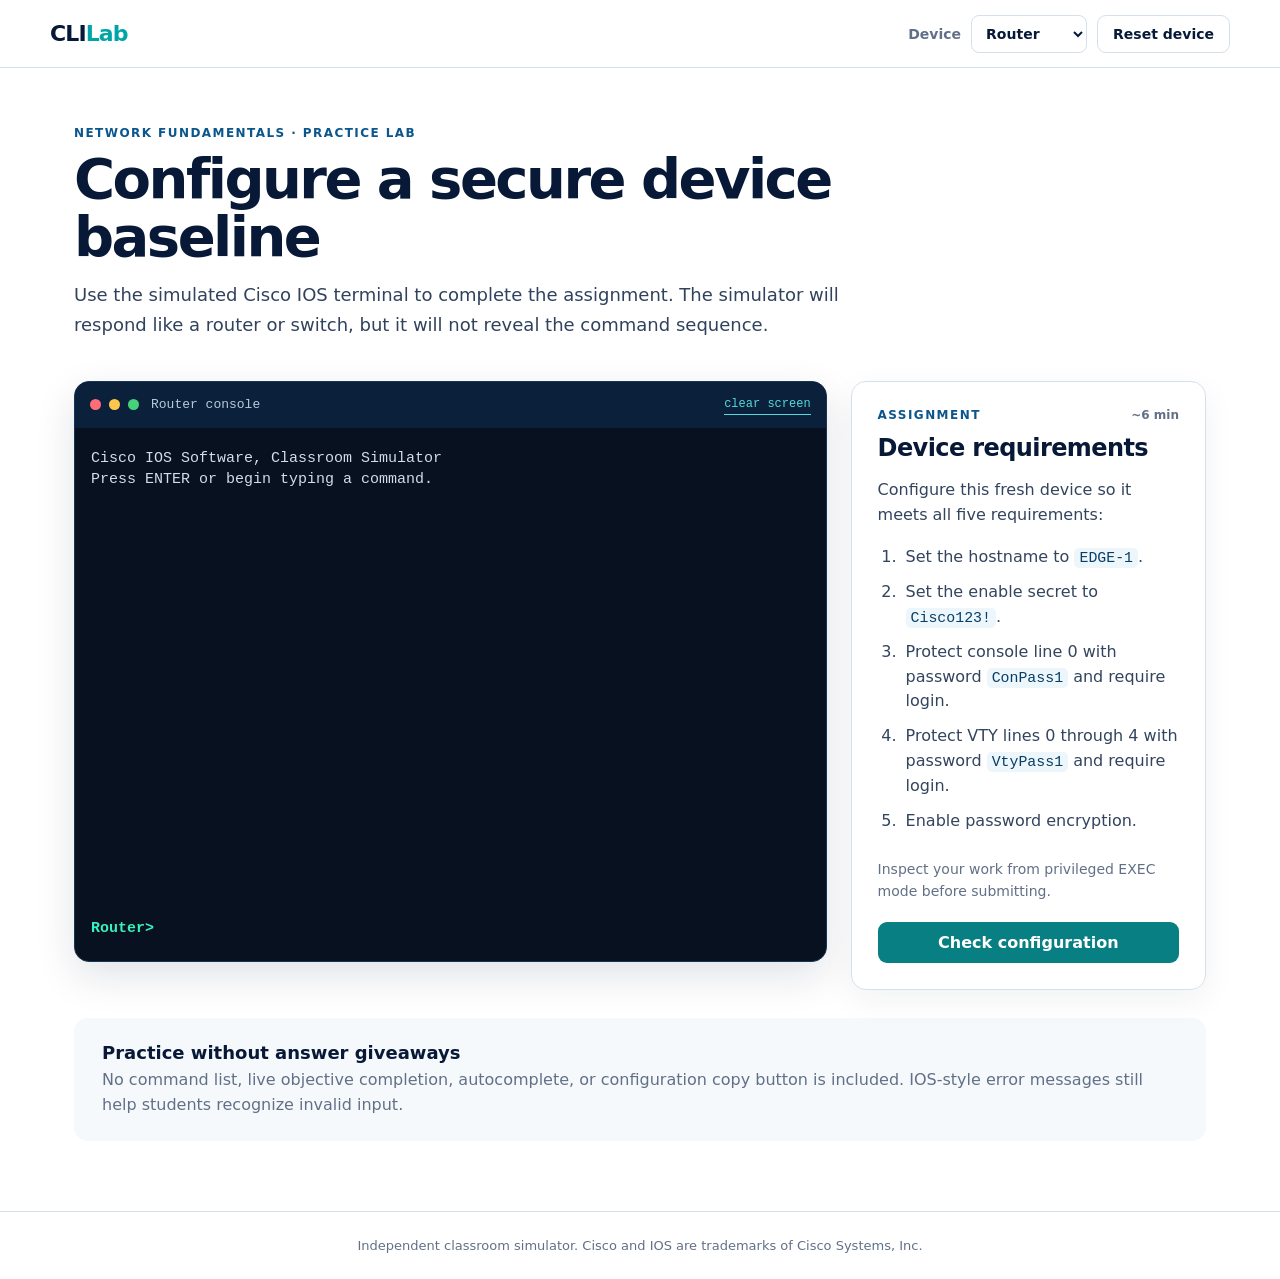
<file: cisco-cli-lab/index.html>
<!doctype html>
<html lang="en">
<head>
  <meta charset="utf-8">
  <meta name="viewport" content="width=device-width, initial-scale=1">
  <title>Cisco CLI Practice Lab</title>
  <link rel="stylesheet" href="styles.css">
</head>
<body>
  <header class="site-header">
    <a class="brand" href="#">CLI<span>Lab</span></a>
    <div class="header-actions">
      <label for="deviceType">Device</label>
      <select id="deviceType" aria-label="Device type">
        <option value="router">Router</option>
        <option value="switch">Switch</option>
      </select>
      <button class="button ghost" id="resetButton">Reset device</button>
    </div>
  </header>

  <main>
    <section class="intro">
      <div class="eyebrow">NETWORK FUNDAMENTALS · PRACTICE LAB</div>
      <h1>Configure a secure device baseline</h1>
      <p>Use the simulated Cisco IOS terminal to complete the assignment. The simulator will respond like a router or switch, but it will not reveal the command sequence.</p>
    </section>

    <section class="workspace">
      <article class="terminal-card">
        <div class="terminal-bar">
          <div class="lights" aria-hidden="true"><i></i><i></i><i></i></div>
          <span id="terminalTitle">Router console</span>
          <button id="clearButton" class="terminal-link">clear screen</button>
        </div>
        <div id="terminal" class="terminal" role="log" aria-live="polite" aria-label="Cisco IOS terminal output"></div>
        <div class="command-row">
          <span id="prompt" class="prompt">Router&gt;</span>
          <input id="commandInput" autocomplete="off" autocapitalize="off" spellcheck="false" aria-label="IOS command" autofocus>
        </div>
      </article>

      <aside class="assignment-card">
        <div class="assignment-heading">
          <span>ASSIGNMENT</span>
          <span class="time">~6 min</span>
        </div>
        <h2>Device requirements</h2>
        <p>Configure this fresh device so it meets all five requirements:</p>
        <ol>
          <li>Set the hostname to <code>EDGE-1</code>.</li>
          <li>Set the enable secret to <code>Cisco123!</code>.</li>
          <li>Protect console line 0 with password <code>ConPass1</code> and require login.</li>
          <li>Protect VTY lines 0 through 4 with password <code>VtyPass1</code> and require login.</li>
          <li>Enable password encryption.</li>
        </ol>
        <p class="verify-note">Inspect your work from privileged EXEC mode before submitting.</p>
        <button id="checkButton" class="button primary">Check configuration</button>
        <div id="results" class="results" hidden></div>
      </aside>
    </section>

    <section class="teacher-note">
      <h2>Practice without answer giveaways</h2>
      <p>No command list, live objective completion, autocomplete, or configuration copy button is included. IOS-style error messages still help students recognize invalid input.</p>
    </section>
  </main>

  <footer>Independent classroom simulator. Cisco and IOS are trademarks of Cisco Systems, Inc.</footer>
  <script src="engine.js"></script>
  <script src="app.js"></script>
</body>
</html>
</file>
<file: cisco-cli-lab/styles.css>
:root {
  --navy: #071223;
  --navy-2: #0b203a;
  --ink: #071936;
  --muted: #627087;
  --line: #d6e0eb;
  --cyan: #00a6a6;
  --terminal: #07111f;
  --terminal-text: #e8edf5;
  --prompt: #38f1be;
  --paper: #f6f9fc;
}

* { box-sizing: border-box; }
body { margin: 0; color: var(--ink); background: #fff; font-family: Inter, ui-sans-serif, system-ui, -apple-system, BlinkMacSystemFont, "Segoe UI", sans-serif; }
button, input, select { font: inherit; }
button { cursor: pointer; }
.site-header { height: 68px; padding: 0 max(24px, calc((100vw - 1180px) / 2)); display: flex; align-items: center; justify-content: space-between; border-bottom: 1px solid var(--line); background: rgba(255,255,255,.96); }
.brand { color: var(--ink); font-size: 22px; font-weight: 850; text-decoration: none; letter-spacing: -.04em; }
.brand span { color: var(--cyan); }
.header-actions { display: flex; align-items: center; gap: 10px; color: var(--muted); font-size: 14px; font-weight: 650; }
select { border: 1px solid var(--line); border-radius: 8px; padding: 9px 30px 9px 10px; background: white; color: var(--ink); }
main { max-width: 1180px; margin: 0 auto; padding: 58px 24px 70px; }
.intro { max-width: 790px; }
.eyebrow, .assignment-heading { color: #0a568d; font-size: 12px; font-weight: 800; letter-spacing: .12em; }
h1 { margin: 10px 0 14px; max-width: 760px; font-size: clamp(36px, 5vw, 56px); line-height: 1.04; letter-spacing: -.045em; }
.intro p { margin: 0; color: #30425c; font-size: 18px; line-height: 1.62; }
.workspace { margin-top: 42px; display: grid; grid-template-columns: minmax(0, 1.8fr) minmax(300px, .85fr); gap: 24px; align-items: start; }
.terminal-card { min-height: 580px; border: 1px solid #183654; border-radius: 15px; overflow: hidden; background: var(--terminal); box-shadow: 0 14px 40px rgba(9,28,54,.12); }
.terminal-bar { height: 46px; padding: 0 15px; display: flex; align-items: center; gap: 12px; background: var(--navy-2); color: #b8c9dd; font: 13px/1 ui-monospace, SFMono-Regular, Menlo, Consolas, monospace; }
.lights { display: flex; gap: 8px; }
.lights i { width: 11px; height: 11px; border-radius: 50%; background: #ff6d79; }
.lights i:nth-child(2) { background: #ffc64d; }
.lights i:nth-child(3) { background: #46d17b; }
.terminal-link { margin-left: auto; padding: 4px 0; border: 0; border-bottom: 1px solid currentColor; color: #55d9dc; background: none; font-size: 12px; }
.terminal { height: 486px; padding: 20px 16px 8px; overflow-y: auto; color: var(--terminal-text); white-space: pre-wrap; overflow-wrap: anywhere; font: 15px/1.42 ui-monospace, SFMono-Regular, Menlo, Consolas, monospace; }
.line { min-height: 1.42em; }
.line.command { color: #fff; }
.line.output { color: #d3dcea; }
.line.error { color: #ff9f9f; }
.command-row { min-height: 47px; display: flex; align-items: flex-start; padding: 4px 16px 15px; color: var(--prompt); font: 15px/1.42 ui-monospace, SFMono-Regular, Menlo, Consolas, monospace; }
.prompt { flex: 0 0 auto; font-weight: 700; }
#commandInput { min-width: 0; flex: 1; padding: 0 0 0 7px; border: 0; outline: 0; color: white; caret-color: #59ffc9; background: transparent; font: inherit; }
.assignment-card { padding: 26px; border: 1px solid var(--line); border-radius: 15px; background: #fff; box-shadow: 0 10px 32px rgba(9,28,54,.06); }
.assignment-heading { display: flex; justify-content: space-between; }
.time { color: var(--muted); letter-spacing: 0; font-weight: 600; }
.assignment-card h2 { margin: 12px 0 8px; font-size: 24px; letter-spacing: -.025em; }
.assignment-card p, .assignment-card li { color: #33445e; line-height: 1.55; }
.assignment-card ol { margin: 18px 0 16px; padding-left: 24px; }
.assignment-card li { padding: 0 0 10px 4px; }
code { padding: 2px 5px; border-radius: 5px; color: #073e67; background: #edf6fb; font: .93em ui-monospace, SFMono-Regular, Menlo, Consolas, monospace; }
.verify-note { font-size: 14px; color: var(--muted) !important; }
.button { border-radius: 9px; padding: 10px 15px; border: 1px solid transparent; font-weight: 750; }
.button.primary { width: 100%; margin-top: 5px; color: white; background: #087f83; }
.button.primary:hover { background: #076c70; }
.button.ghost { color: var(--ink); border-color: var(--line); background: white; }
.results { margin-top: 16px; padding: 14px; border-radius: 9px; font-size: 14px; line-height: 1.5; }
.results.success { color: #075c3a; background: #e7f8ef; border: 1px solid #aee5c7; }
.results.incomplete { color: #77470a; background: #fff6df; border: 1px solid #f2d38a; }
.results ul { margin: 8px 0 0; padding-left: 19px; }
.teacher-note { margin-top: 28px; padding: 24px 28px; border-radius: 14px; background: var(--paper); }
.teacher-note h2 { margin: 0 0 5px; font-size: 18px; }
.teacher-note p { margin: 0; color: var(--muted); line-height: 1.55; }
footer { padding: 26px; border-top: 1px solid var(--line); color: var(--muted); text-align: center; font-size: 13px; }
@media (max-width: 820px) {
  main { padding-top: 38px; }
  .workspace { grid-template-columns: 1fr; }
  .assignment-card { grid-row: 1; }
  .terminal-card { min-height: 520px; }
  .terminal { height: 425px; }
}
@media (max-width: 560px) {
  .site-header { height: auto; min-height: 68px; padding: 12px 18px; }
  .header-actions label { display: none; }
  .button.ghost { padding: 9px 10px; }
  main { padding-inline: 16px; }
  h1 { font-size: 38px; }
  .intro p { font-size: 16px; }
}
</file>
